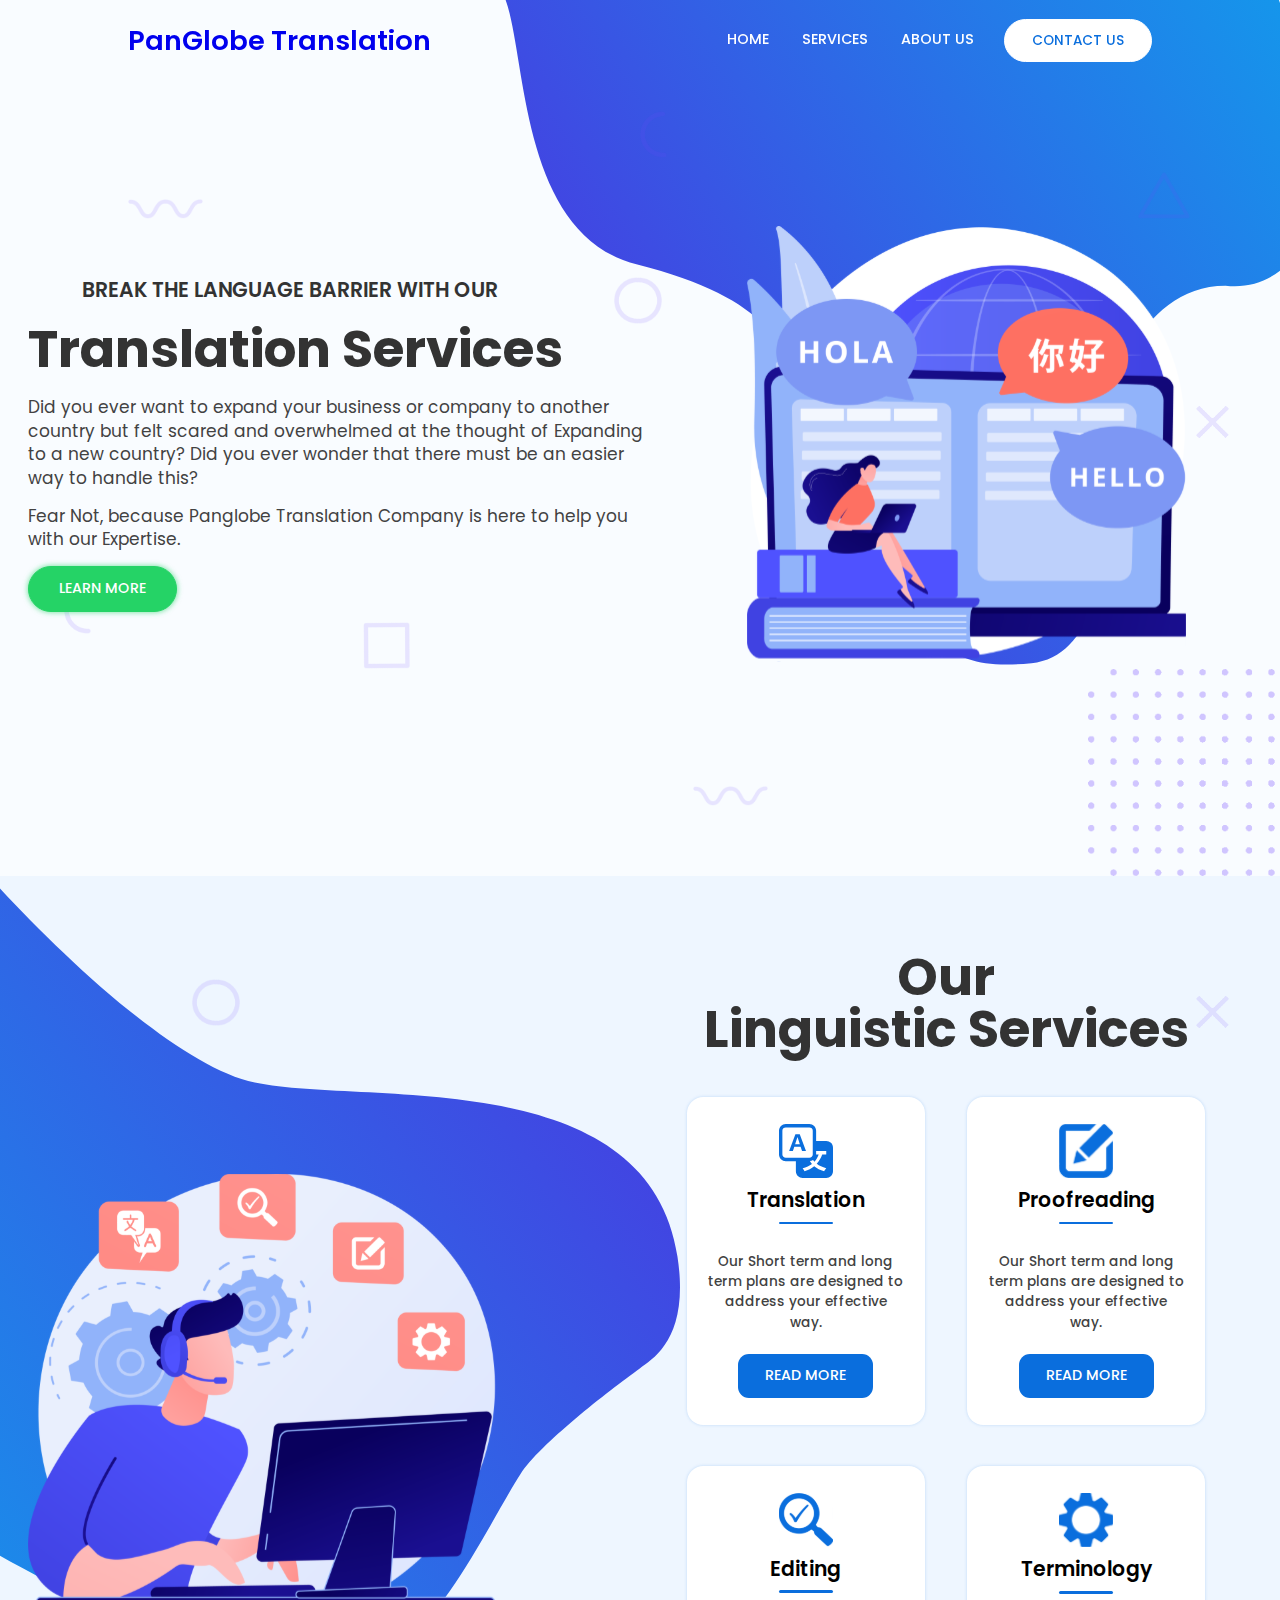
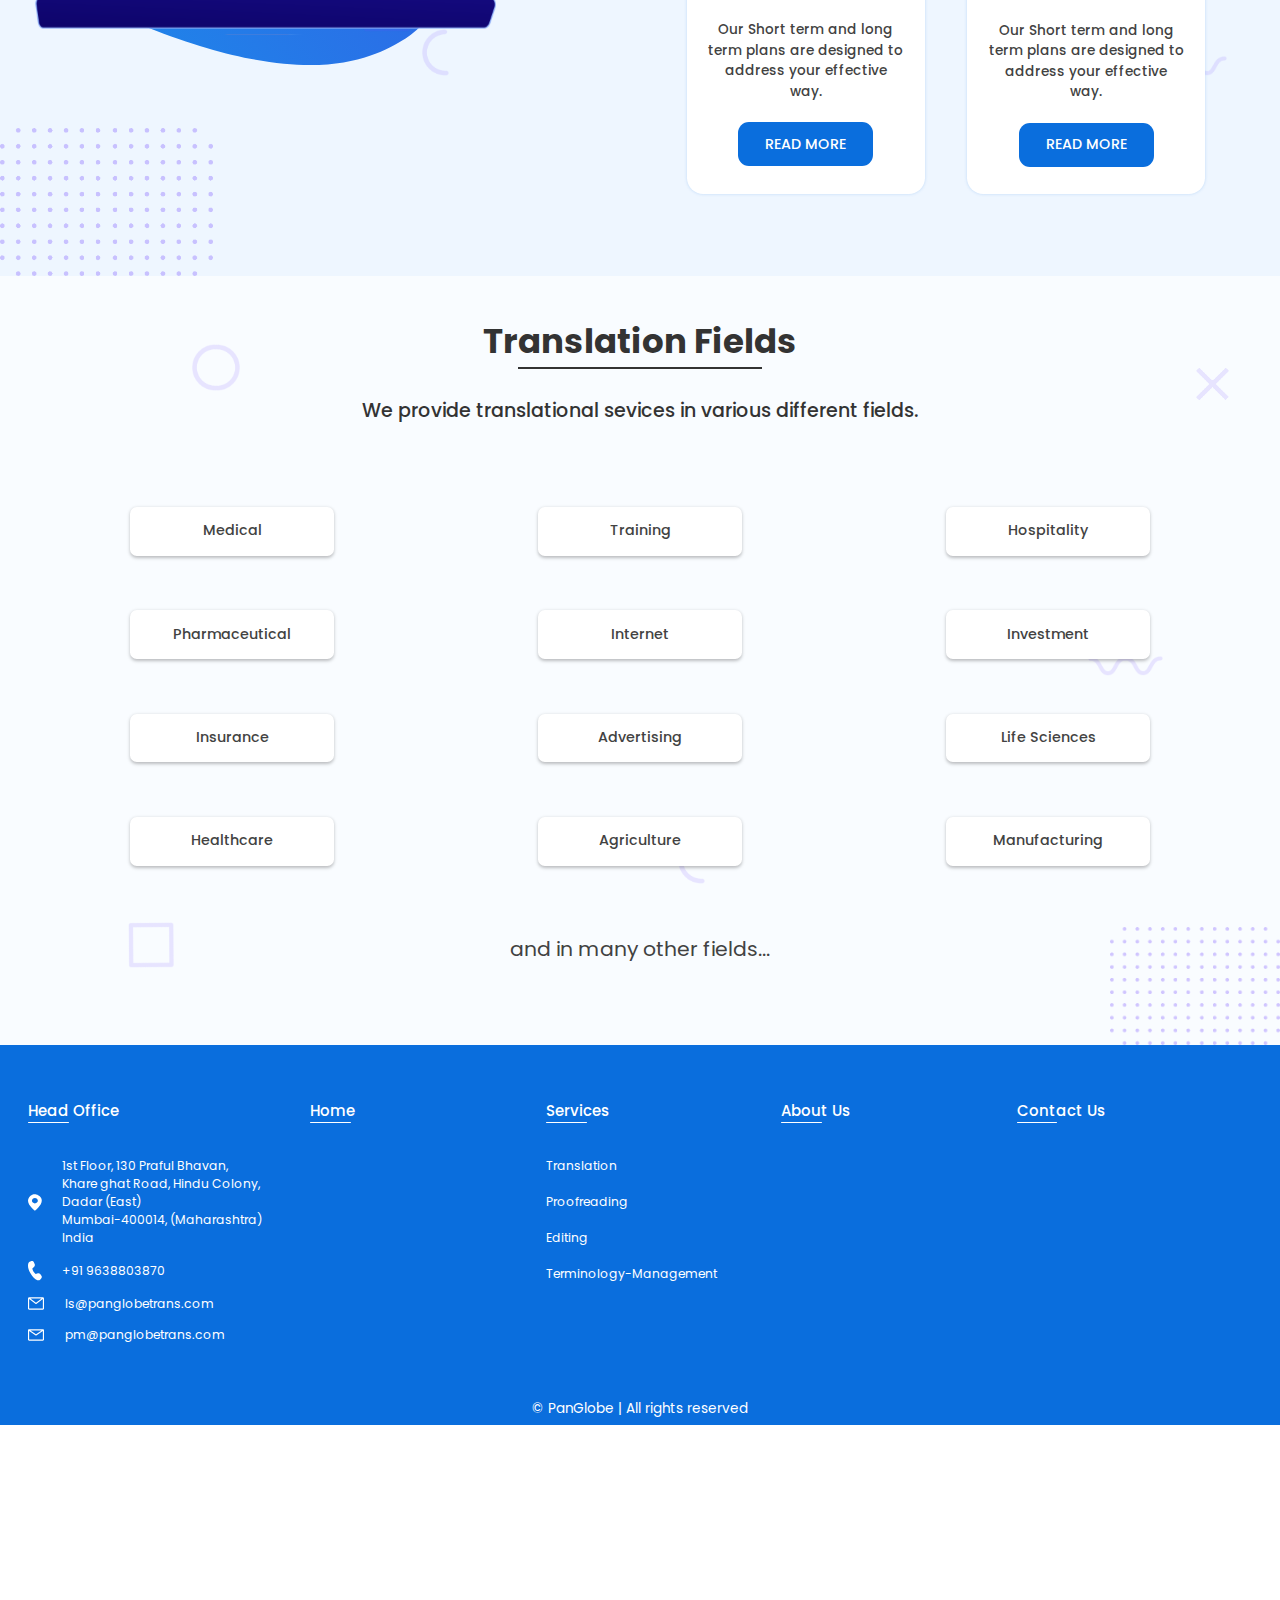
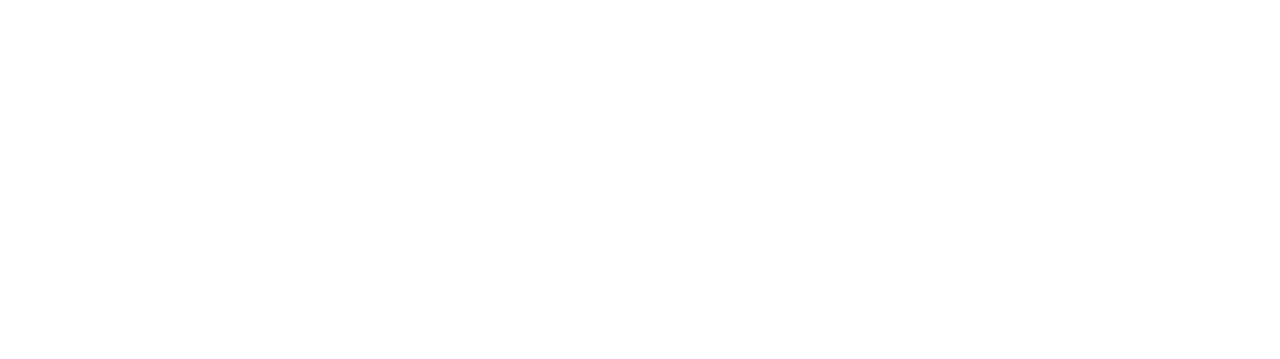
<file: index.html>
<!DOCTYPE html>
<html lang="en">

<head>
    <meta charset="utf-8" />
    <meta name="viewport" content="width=device-width, initial-scale=1.0" />
    <title>Home</title>
    <link rel="stylesheet" href="styles.css" />
    <link rel="stylesheet" href="https://cdnjs.cloudflare.com/ajax/libs/font-awesome/4.7.0/css/font-awesome.min.css">
</head>

<body>
    <header>

        <div class="overlay overlay-lg">
            <img src="./img/shapes/square.png" class="shape square" alt="" />
            <img src="./img/shapes/circle.png" class="shape circle" alt="" />
            <img src="./img/shapes/half-circle.png" class="shape half-circle1" alt="" />
            <img src="./img/shapes/half-circle.png" class="shape half-circle2" alt="" />
            <img src="./img/shapes/x.png" class="shape xshape" alt="" />
            <img src="./img/shapes/wave.png" class="shape wave wave1" alt="" />
            <img src="./img/shapes/wave.png" class="shape wave wave2" alt="" />
            <img src="./img/shapes/triangle.png" class="shape triangle" alt="" />
            <img src="./img/shapes/points1.png" class="points points1" alt="" />

        </div>

        <div>
            <img src="./img/home/header-bg1.svg" class="bg-images bg1" alt="">
            <!-- <img src="/img/home/header-bg2.svg" class="bg-images bg2" alt=""> -->
        </div>

        <nav>
            <!-- <div class="container"> -->
            <a href="index.html" class="logo">PanGlobe Translation</a>

            <div class="links" id="links">
                <ul class="links">
                    <li><a href="index.html">Home</a></li>
                    <li><a href="services.html">Services</a></li>
                    <li><a href="aboutus.html">About Us</a></li>
                    <li><a href="contactUs.html" class="active">Contact Us</a></li>
                </ul>
            </div>
            <a href="javascript:void(0);" class="h-icon" onclick="myFunction()">
                <i class="fa fa-bars"></i>
            </a>
            <!-- </div> -->
        </nav>

        <div class="header-content">
            <div class="container grid-2">
                <div class="column-1">

                    <h2 class="header-sub-title">BREAK THE LANGUAGE BARRIER WITH OUR</h2>

                    <h1 class="title header-title">Translation Services</h1>

                    <p class="text para1">
                        Did you ever want to expand your business or company to another country but felt scared and
                        overwhelmed at the thought of Expanding to a new country? Did you ever wonder that there must be
                        an easier way to handle this?</p>

                    <p class="text para2">
                        Fear Not, because Panglobe Translation Company is here to help you with our Expertise.</p>

                    <a href="aboutus.html" class="btn">Learn More</a>

                </div>

                <div class="column-2">
                    <img src="./img/home/header-main.svg" class="header-image" alt="">
                </div>
            </div>
        </div>


    </header>


    <section class="services">
        <img src="./img/home/services-bg1.svg" class="services-bg services-bg1" alt="">
        <!-- <img src="/img/home/services-bg2.svg" class="services-bg services-bg2" alt=""> -->

        <div class="overlay overlay-lg">
            <img src="./img/shapes/square.png" class="shape square" alt="" />
            <img src="./img/shapes/circle.png" class="shape circle" alt="" />
            <img src="./img/shapes/half-circle.png" class="shape half-circle1" alt="" />
            <img src="./img/shapes/x.png" class="shape xshape" alt="" />
            <img src="./img/shapes/wave.png" class="shape wave wave1" alt="" />

            <img src="./img/shapes/points1.png" class="points points1" alt="" />

        </div>

        <div class="container grid-2">

            <div class="column1">
                <img src="./img/home/services-main.svg" class="services-image" alt="">
            </div>

            <div class="column2">
                <h1 class="title services-title">Our<br>Linguistic Services</h1>

                <div class="services-table">
                    <div class="row upper-row">
                        <div class="services-box translation">
                            <img src="./img/home/translation.svg" class="services-icon" alt="">
                            <h2 class="services-table-title translation-title">Translation</h2>
                            <div class="title-underline"></div>
                            <p class="description translation-content">Our Short term and long term
                                plans are designed to address your effective way.</p>
                            <a href="./services.html#translation" class="services-btn">Read More</a>
                        </div>
                        <div class="services-box proofreading">
                            <img src="./img/home/proofreading.svg" class="services-icon" alt="">
                            <h2 class="services-table-title proofreading-title">Proofreading</h2>
                            <div class="title-underline"></div>
                            <p class="description proofreading-content">Our Short term and long term
                                plans are designed to address your effective way.</p>
                            <a href="./services.html#proofreading" class="services-btn">Read More</a>
                        </div>

                    </div>
                    <div class="row lower-row">
                        <div class="services-box editing">
                            <img src="./img/home/editing.svg" class="services-icon" alt="">
                            <h2 class="services-table-title editing-title">Editing</h2>
                            <div class="title-underline"></div>
                            <p class="description editing-content">Our Short term and long term
                                plans are designed to address your effective way.</p>
                            <a href="./services.html#editing" class="services-btn">Read More</a>
                        </div>
                        <div class="services-box terminology">
                            <img src="./img/home/terminology.svg" class="services-icon" alt="">
                            <h2 class="services-table-title terminology-title">Terminology</h2>
                            <div class="title-underline"></div>
                            <p class="description terminology-content">Our Short term and long term
                                plans are designed to address your effective way.</p>
                            <a href="./services.html#terminology" class="services-btn">Read More</a>
                        </div>
                    </div>
                </div>
            </div>

        </div>
    </section>




    <section class="tf">

        <div class="overlay overlay-lg">
            <img src="./img/shapes/square.png" class="shape square" alt="" />

            <img src="./img/shapes/circle.png" class="shape circle" alt="" />

            <img src="./img/shapes/half-circle.png" class="shape half-circle1" alt="" />


            <img src="./img/shapes/x.png" class="shape xshape" alt="" />

            <img src="./img/shapes/wave.png" class="shape wave wave1" alt="" />


            <img src="./img/shapes/points1.png" class="points points1" alt="" />

        </div>


        <div class="container translationalFields">


            <h1 class="translationalFields-heading">
                Translation Fields
                <div class="underline"></div>
                <p>We provide translational sevices in various different fields.</p>
            </h1>

            <div class="table">
                <div class="translational-fields">
                    <p>Medical</p>
                    <p>Training</p>
                    <p>Hospitality</p>
                    <p>Pharmaceutical</p>
                    <p>Internet</p>
                    <p>Investment</p>
                    <p>Insurance</p>
                    <p>Advertising</p>
                    <p>Life Sciences</p>
                    <p>Healthcare</p>
                    <p>Agriculture</p>
                    <p>Manufacturing</p>
                </div>

                <h6>and in many other fields...</h6>
            </div>
        </div>
    </section>




    <section class="footer">
        <div class="container">
            <div class="grid-6">

                <div class="grid one">
                    <h1 class="footer-heading">Head Office</h1>

                    <div class="footer-heading-underline"></div>


                    <div class="headoffice footer-location">
                        <img class="footer_location_img" src="./img/footer/location_footer.svg" alt="">
                        <a href="https://goo.gl/maps/yK2aBjkj67TLDCqK6" target="_blank">1st Floor, 130 Praful Bhavan,
                            <br>
                            Khare ghat Road, Hindu Colony, <br>
                            Dadar (East) <br>
                            Mumbai-400014, (Maharashtra) India
                        </a>
                    </div>


                    <div class="headoffice footer-call">
                        <img class="footer_call_img" src="./img/footer/call_footer.svg" alt="">
                        <p>+91 9638803870</p>
                    </div>


                    <div class="headoffice footer-mail">
                        <img class="footer_mail_img" src="./img/footer/mail_footer.svg" alt="">
                        <a href="mailto:ls@panglobetrans.com">ls@panglobetrans.com</a>
                    </div>
                    <div class="headoffice footer-mail">
                        <img class="footer_mail_img" src="./img/footer/mail_footer.svg" alt="">
                        <a href="mailto:pm@panglobetrans.com">pm@panglobetrans.com</a>
                    </div>

                </div>


                <div class="grid two">
                    <h1 class="footer-heading">Home</h1>
                    <div class="footer-heading-underline"></div>
                </div>


                <div class="grid three">
                    <h1 class="footer-heading">Services</h1>
                    <div class="footer-heading-underline"></div>

                    <div class="footer-services-names">
                        <a href="./services.html#translation">Translation</a>
                        <a href="./services.html#proofreading">Proofreading</a>
                        <a href="./services.html#editing">Editing</a>
                        <a href="./services.html#terminology">Terminology-Management</a>
                    </div>
                </div>


                <div class="grid four">
                    <h1 class="footer-heading">About Us</h1>
                    <div class="footer-heading-underline"></div>
                </div>


                <div class="grid five">
                    <h1 class="footer-heading">Contact Us</h1>
                    <div class="footer-heading-underline"></div>
                </div>
            </div>

            <div class="trademark">© <span>PanGlobe</span> | All rights reserved</div>

        </div>
    </section>


    <script src="index.js"></script>
</body>

</html>
</file>
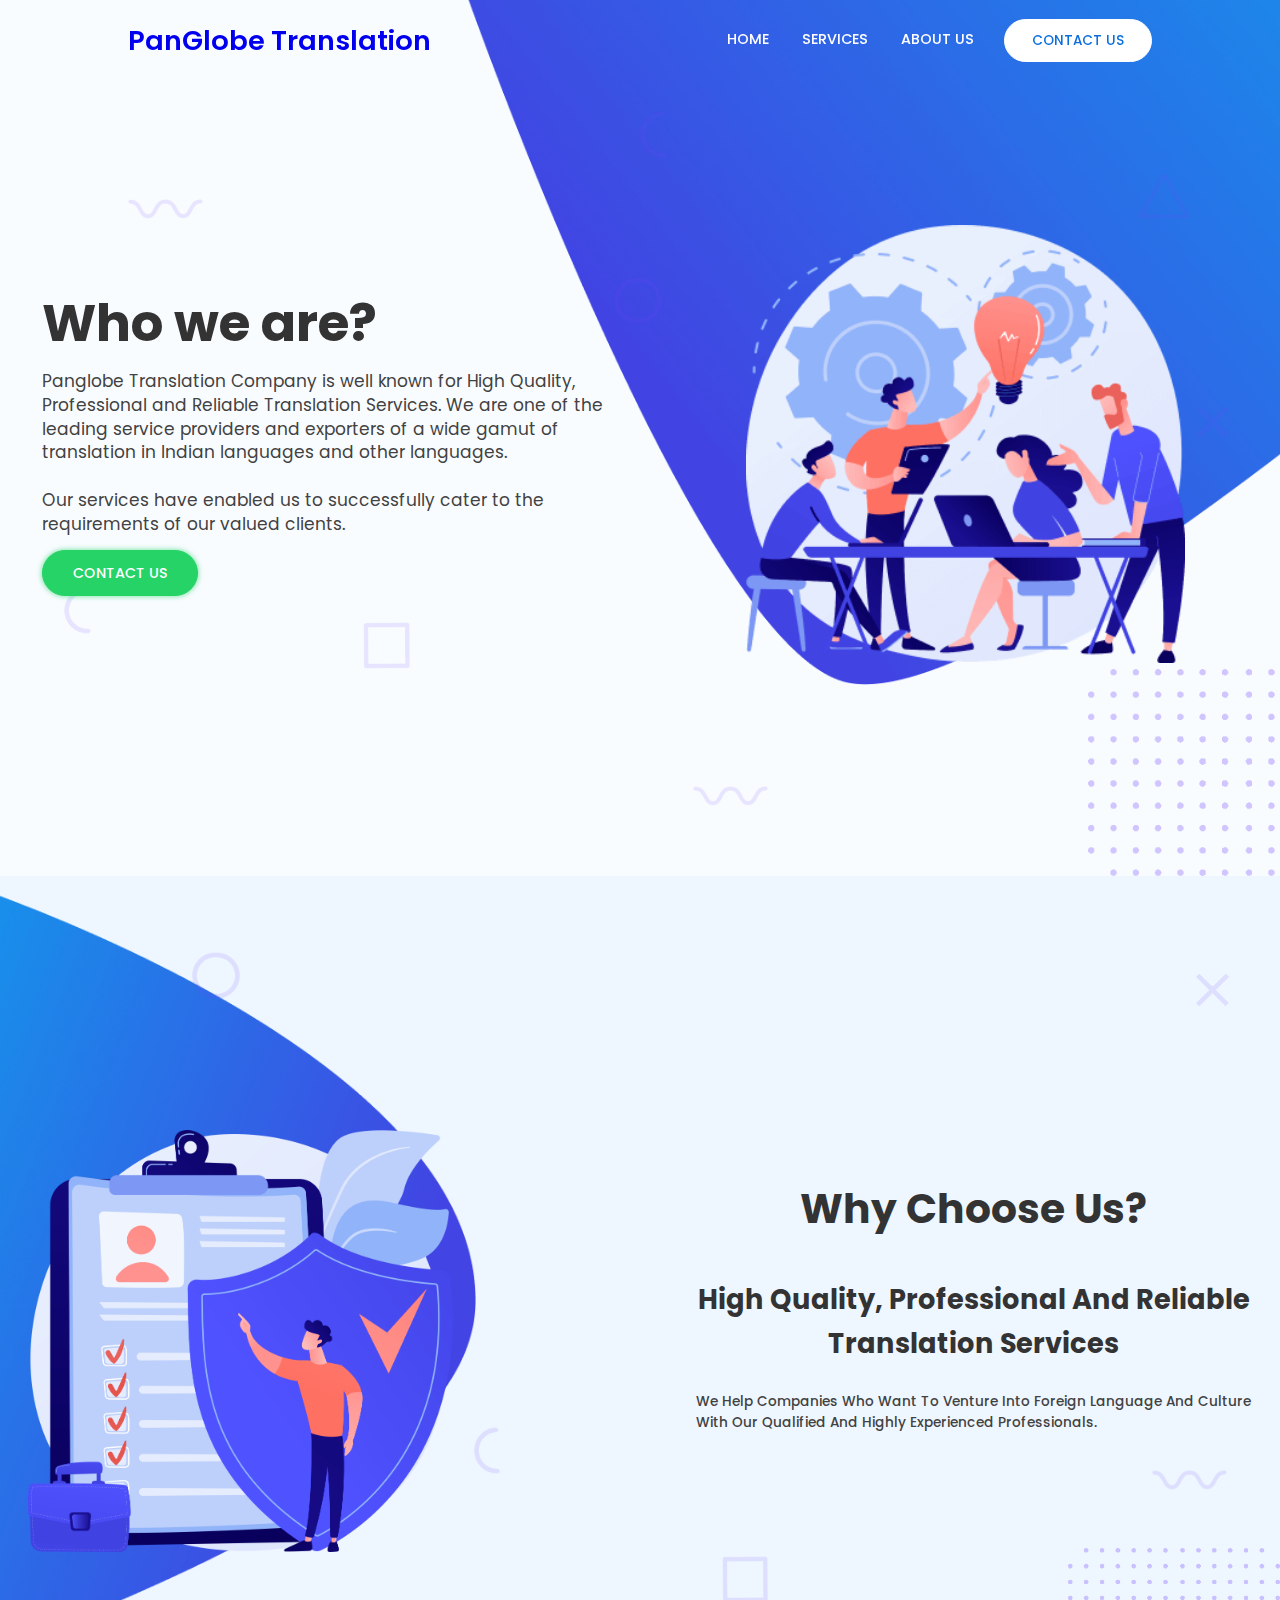
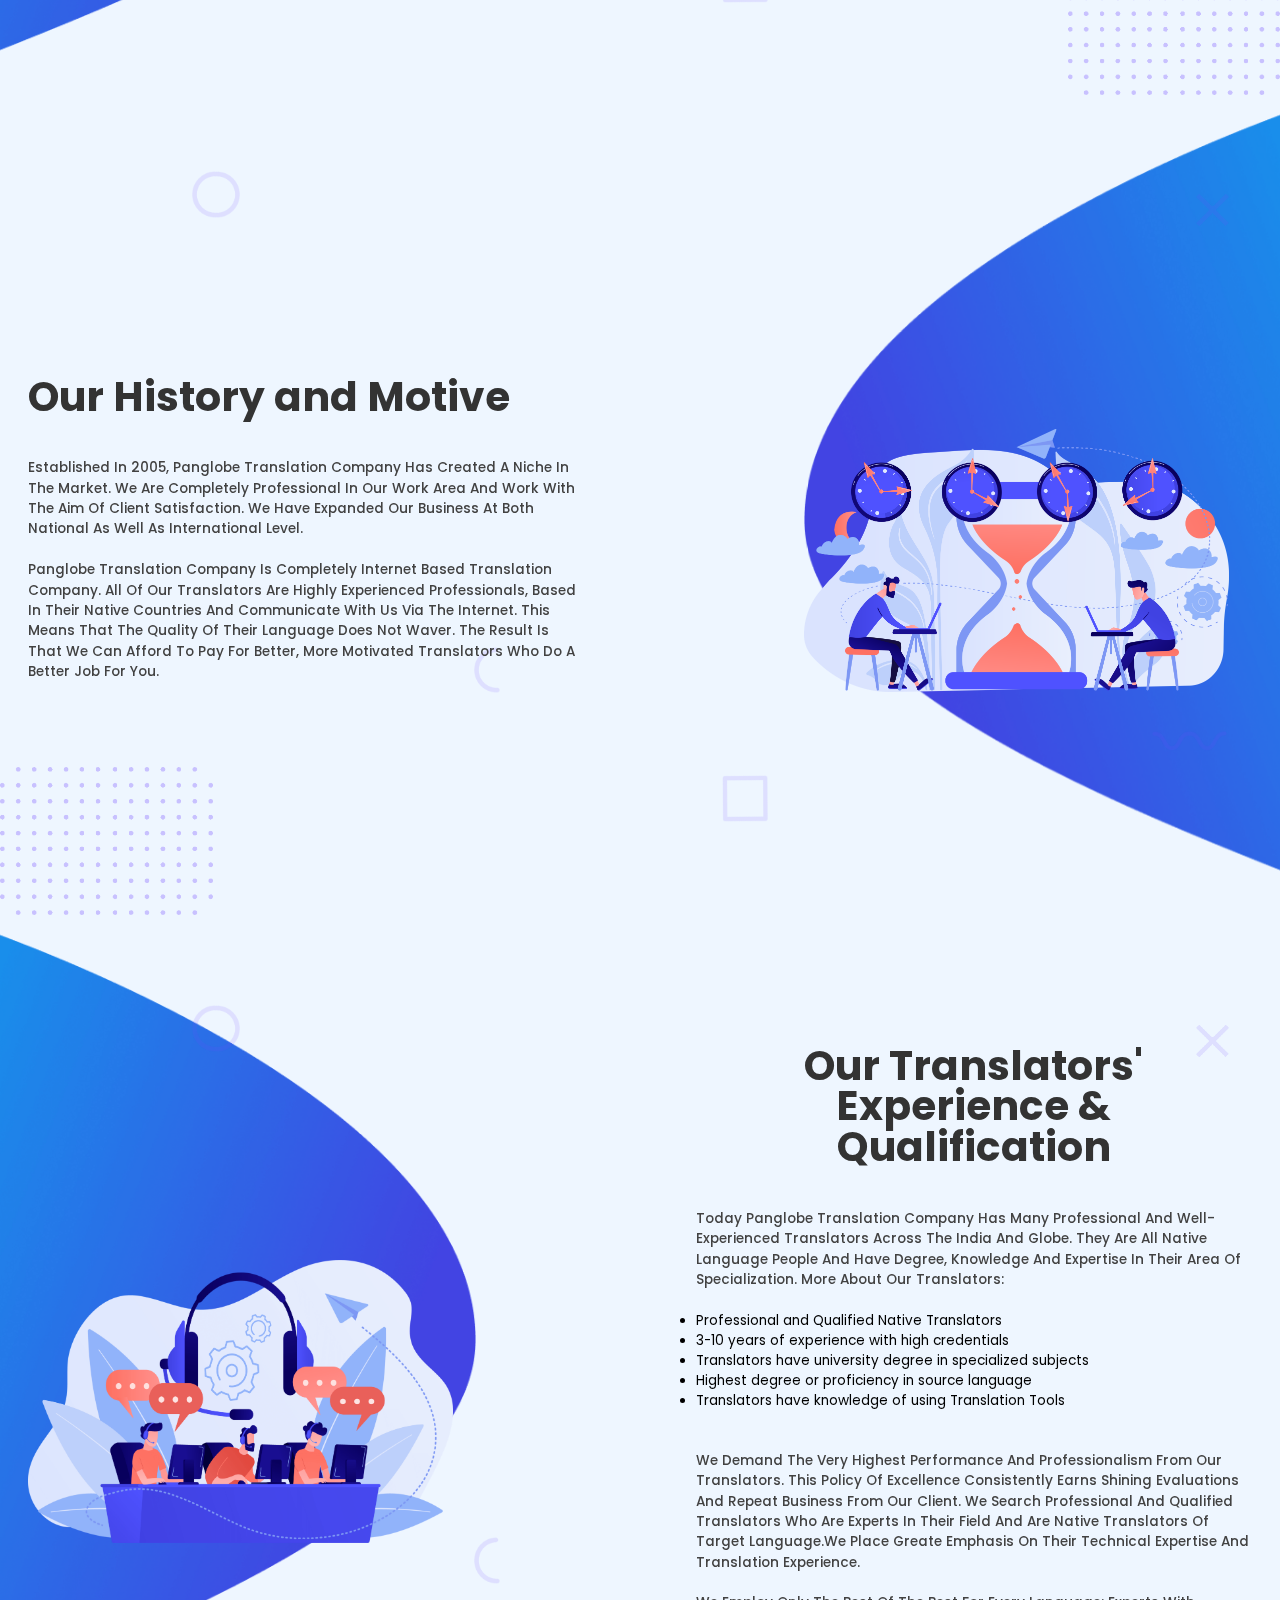
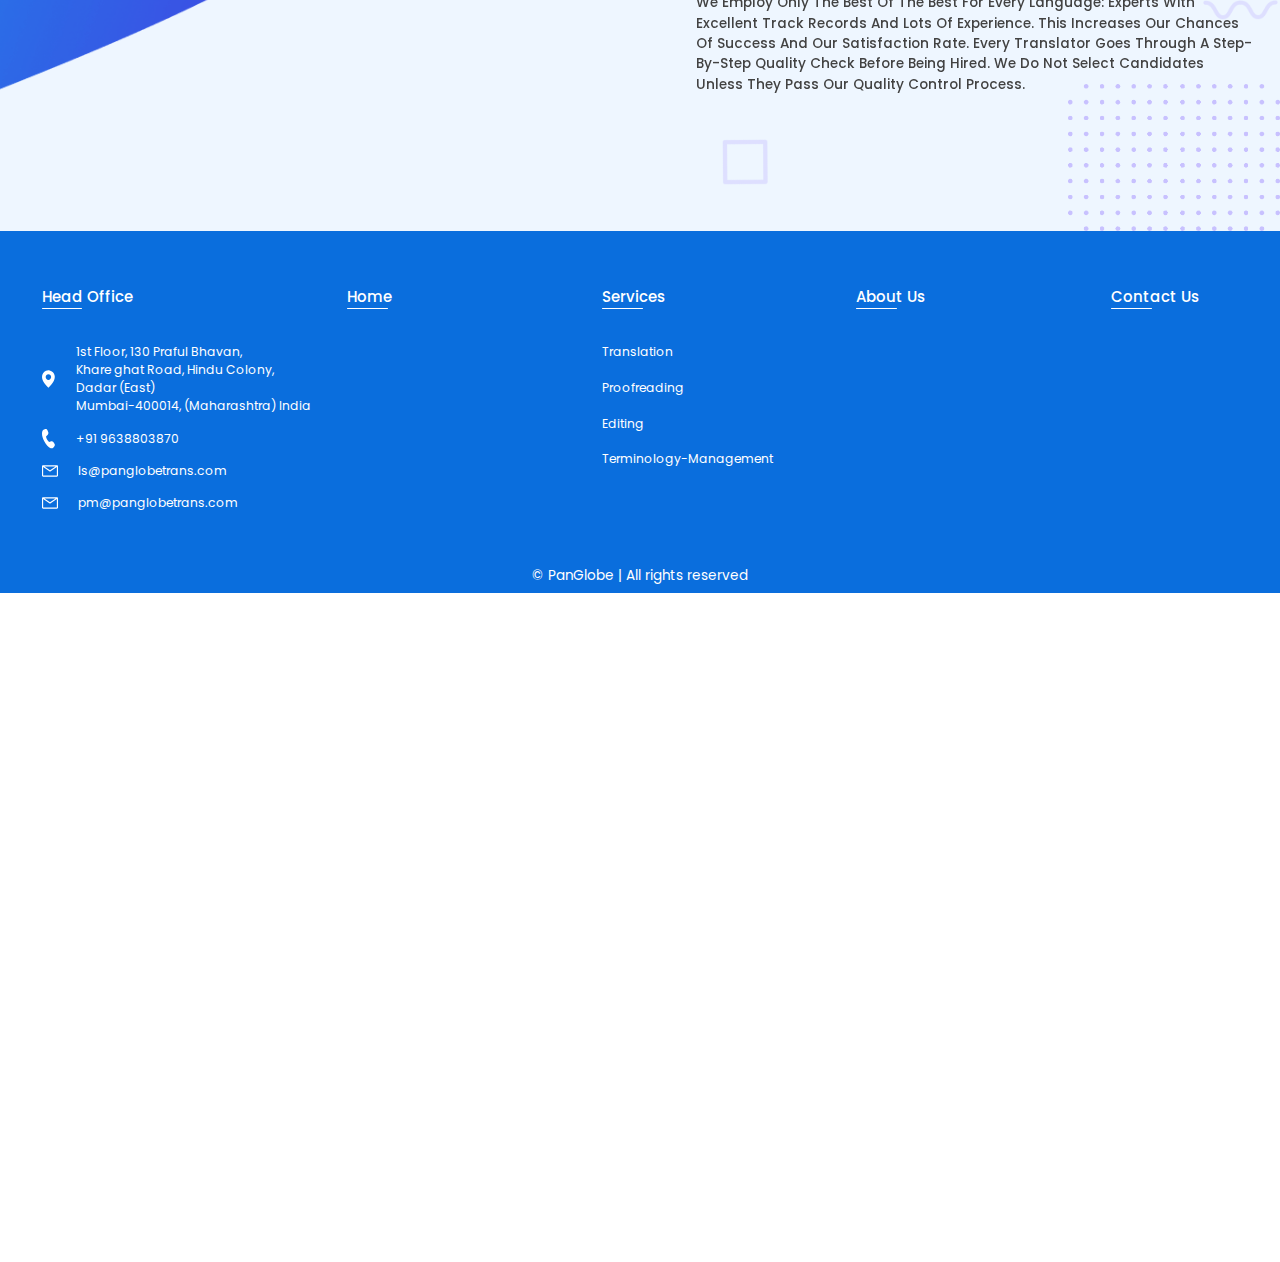
<file: aboutus.html>
<!DOCTYPE html>
<html lang="en">

<head>
    <meta charset="utf-8" />
    <meta name="viewport" content="width=device-width, initial-scale=1.0" />
    <title>About Us</title>
    <link rel="stylesheet" href="aboutus-styles.css" />
    <link rel="stylesheet" href="https://cdnjs.cloudflare.com/ajax/libs/font-awesome/4.7.0/css/font-awesome.min.css">
</head>

<body>
    <header>

        <div class="overlay overlay-lg">
            <img src="./img/shapes/square.png" class="shape square" alt="" />
            <img src="./img/shapes/circle.png" class="shape circle" alt="" />
            <img src="./img/shapes/half-circle.png" class="shape half-circle1" alt="" />
            <img src="./img/shapes/half-circle.png" class="shape half-circle2" alt="" />
            <img src="./img/shapes/x.png" class="shape xshape" alt="" />
            <img src="./img/shapes/wave.png" class="shape wave wave1" alt="" />
            <img src="./img/shapes/wave.png" class="shape wave wave2" alt="" />
            <img src="./img/shapes/triangle.png" class="shape triangle" alt="" />
            <img src="./img/shapes/points1.png" class="points points1" alt="" />

        </div>

        <div>
            <img src="./img/services/aboutUs.png" alt="" class="bg-images bg1">
            <!-- <img src="/img/header-bg2.svg" class="bg-images bg2" alt=""> -->
        </div>

        <nav>
            <!-- <div class="container"> -->

            <a href="index.html" class="logo">PanGlobe Translation</a>

            <div class="links" id="links">
                <ul class="links">
                    <li><a href="index.html">Home</a></li>
                    <li><a href="services.html">Services</a></li>
                    <li><a href="aboutus.html">About Us</a></li>
                    <li><a href="contactUs.html" class="active">Contact Us</a></li>
                </ul>
            </div>
            <a href="javascript:void(0);" class="h-icon" onclick="myFunction()">
                <i class="fa fa-bars"></i>
            </a>
            <!-- </div> -->
        </nav>


        <div class="header-content">
            <div class="container grid-2">
                <div class="column-1">

                    <!-- <h2 class="header-sub-title">BREAK THE LANGUAGE BARRIER WITH OUR</h2> -->
                    <h1 class="title header-title">Who we are?</h1>

                    <p class="text para1">
                        Panglobe Translation Company is well known for High Quality, Professional and Reliable
                        Translation Services. We are one of the leading service providers and exporters of a wide gamut
                        of translation in Indian languages and other languages.
                        <br><br> Our services have enabled us to successfully cater to the requirements of our valued
                        clients.
                    </p>

                    <a href="contactUs.html" class="btn">Contact Us</a>

                </div>

                <div class="column-2">
                    <img src="./img/services/services_header main.png" class="header-image" alt="">
                </div>
            </div>
        </div>
    </header>


    <section class="services-translation">
        <img src="./img/services/services bgs.png" class="services-bg services-bg1" alt="">
        <!-- <img src="/img/home/services-bg2.svg" class="services-bg services-bg2" alt=""> -->

        <div class="overlay overlay-lg">
            <img src="./img/shapes/square.png" class="shape square" alt="" />
            <img src="./img/shapes/circle.png" class="shape circle" alt="" />
            <img src="./img/shapes/half-circle.png" class="shape half-circle1" alt="" />
            <img src="./img/shapes/x.png" class="shape xshape" alt="" />
            <img src="./img/shapes/wave.png" class="shape wave wave1" alt="" />

            <img src="./img/shapes/points1.png" class="points points1" alt="" />

        </div>

        <div class="container grid-2" id="whychoose">

            <div class="column1">
                <img src="./img/services/aboutUs-whychoose.png" class="services-image" alt="" id="whychooseus">
            </div>

            <div class="column2">
                <h1 class="short-title services-short-title">Why Choose Us?</h1>
                <br>
                <h1 class="short-title-h2 services-short-title" id="high">High Quality, Professional And Reliable
                    Translation Services</h1>
                <p class="description">
                    We Help Companies Who Want To Venture Into Foreign Language And Culture With Our Qualified And
                    Highly Experienced Professionals.
                </p>
            </div>
        </div>
    </section>


    <section class="services-editing">
        <img src="./img/services/services bgs.png" class="services-bg services-bg-right" alt="" id="weird">
        <!-- <img src="/img/home/services-bg2.svg" class="services-bg services-bg2" alt=""> -->

        <div class="overlay overlay-lg">
            <img src="./img/shapes/square.png" class="shape square" alt="" />
            <img src="./img/shapes/circle.png" class="shape circle" alt="" />
            <img src="./img/shapes/half-circle.png" class="shape half-circle1" alt="" />
            <img src="./img/shapes/x.png" class="shape xshape" alt="" />
            <img src="./img/shapes/wave.png" class="shape wave wave1" alt="" />

            <img src="./img/shapes/points1.png" class="points points1" alt="" />

        </div>

        <div class="container grid-2" id="history">


            <div class="column1">
                <h1 class="short-title services-short-title">Our History and Motive</h1>

                <p class="description description-editing">
                    Established In 2005, Panglobe Translation Company Has Created A Niche In The Market. We Are
                    Completely Professional In Our Work Area And Work With The Aim Of Client Satisfaction. We Have
                    Expanded Our Business At Both National As Well As International Level. <br><br>
                    Panglobe Translation Company Is Completely Internet Based Translation Company. All Of Our
                    Translators Are Highly Experienced Professionals, Based In Their Native Countries And Communicate
                    With Us Via The Internet. This Means That The Quality Of Their Language Does Not Waver. The Result
                    Is That We Can Afford To Pay For Better, More Motivated Translators Who Do A Better Job For You.
                </p>
            </div>

            <div class="column2">
                <img src="./img/services/aboutUs-history.png" class="services-image" alt="" id="aboutus-history">
            </div>


        </div>
    </section>



    <section class="services-proofreading">
        <img src="./img/services/services bgs.png" class="services-bg services-bg1" alt="">
        <!-- <img src="/img/home/services-bg2.svg" class="services-bg services-bg2" alt=""> -->

        <div class="overlay overlay-lg">
            <img src="./img/shapes/square.png" class="shape square" alt="" />
            <img src="./img/shapes/circle.png" class="shape circle" alt="" />
            <img src="./img/shapes/half-circle.png" class="shape half-circle1" alt="" />
            <img src="./img/shapes/x.png" class="shape xshape" alt="" />
            <img src="./img/shapes/wave.png" class="shape wave wave1" alt="" />

            <img src="./img/shapes/points1.png" class="points points1" alt="" />

        </div>

        <div class="container grid-2" id="translators">

            <div class="column1">
                <img src="./img/services/Asset3.png" class="services-image" alt="" id="asset3">
            </div>

            <div class="column2">
                <h1 class="short-title services-short-title">Our Translators' Experience & Qualification</h1>

                <p class="description">
                    Today Panglobe Translation Company Has Many Professional And Well-Experienced Translators Across The
                    India And Globe. They Are All Native Language People And Have Degree, Knowledge And Expertise In
                    Their Area Of Specialization. More About Our Translators: <br><br>
                <ul>
                    <li>Professional and Qualified Native Translators</li>
                    <li>3-10 years of experience with high credentials</li>
                    <li>Translators have university degree in specialized subjects</li>
                    <li>Highest degree or proficiency in source language</li>
                    <li>Translators have knowledge of using Translation Tools</li>
                </ul>
                <br><br>
                <p>We Demand The Very Highest Performance And Professionalism From Our Translators.
                    This Policy Of Excellence Consistently Earns Shining Evaluations And Repeat
                    Business From Our Client. We Search Professional And Qualified Translators
                    Who Are Experts In Their Field And Are Native Translators Of Target Language.We
                    Place Greate Emphasis On Their Technical Expertise And Translation Experience.</p>
                <br>
                <p>We Employ Only The Best Of The Best For Every Language: Experts With Excellent
                    Track Records And Lots Of Experience. This Increases Our Chances Of Success And Our
                    Satisfaction Rate. Every Translator Goes Through A Step-By-Step Quality Check Before
                    Being Hired. We Do Not Select Candidates Unless They Pass Our Quality Control Process.</p>
                </p>
            </div>
        </div>
    </section>



    <section class="footer">
        <div class="container">
            <div class="grid-6">

                <div class="grid one">
                    <h1 class="footer-heading">Head Office</h1>

                    <div class="footer-heading-underline"></div>


                    <div class="headoffice footer-location">
                        <img class="footer_location_img" src="./img/footer/location_footer.svg" alt="">
                        <a href="https://goo.gl/maps/yK2aBjkj67TLDCqK6" target="_blank">1st Floor, 130 Praful Bhavan,
                            <br>
                            Khare ghat Road, Hindu Colony, <br>
                            Dadar (East) <br>
                            Mumbai-400014, (Maharashtra) India
                        </a>
                    </div>


                    <div class="headoffice footer-call">
                        <img class="footer_call_img" src="./img/footer/call_footer.svg" alt="">
                        <p>+91 9638803870</p>
                    </div>


                    <div class="headoffice footer-mail">
                        <img class="footer_mail_img" src="./img/footer/mail_footer.svg" alt="">
                        <a href="mailto:ls@panglobetrans.com">ls@panglobetrans.com</a>
                    </div>
                    <div class="headoffice footer-mail">
                        <img class="footer_mail_img" src="./img/footer/mail_footer.svg" alt="">
                        <a href="mailto:pm@panglobetrans.com">pm@panglobetrans.com</a>
                    </div>

                </div>


                <div class="grid two">
                    <h1 class="footer-heading">Home</h1>
                    <div class="footer-heading-underline"></div>
                </div>


                <div class="grid three">
                    <h1 class="footer-heading">Services</h1>
                    <div class="footer-heading-underline"></div>

                    <div class="footer-services-names">
                        <a href="./services.html#translation">Translation</a>
                        <a href="./services.html#proofreading">Proofreading</a>
                        <a href="./services.html#editing">Editing</a>
                        <a href="./services.html#terminology">Terminology-Management</a>
                    </div>
                </div>


                <div class="grid four">
                    <h1 class="footer-heading">About Us</h1>
                    <div class="footer-heading-underline"></div>
                </div>


                <div class="grid five">
                    <h1 class="footer-heading">Contact Us</h1>
                    <div class="footer-heading-underline"></div>
                </div>
            </div>

            <div class="trademark">© <span>PanGlobe</span> | All rights reserved</div>

        </div>
    </section>



    <script src="index.js"></script>
</body>

</html>
</file>
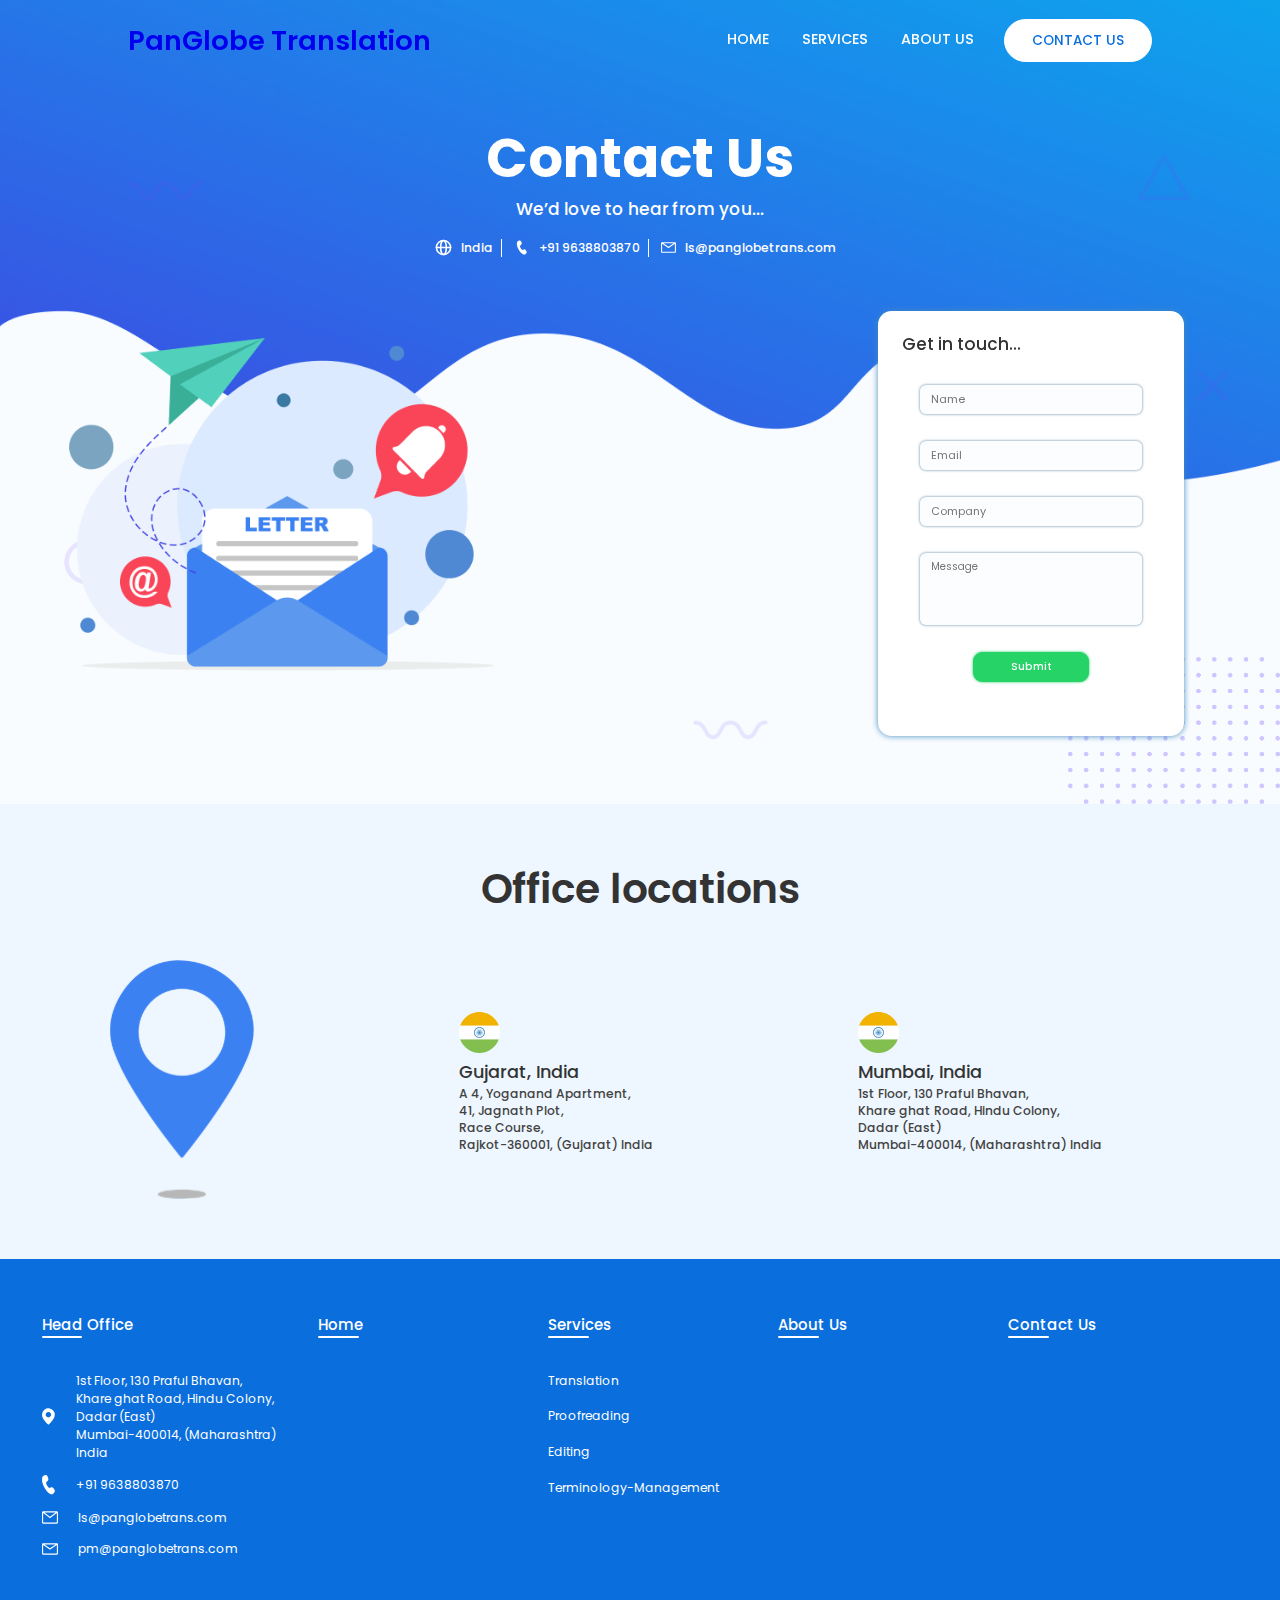
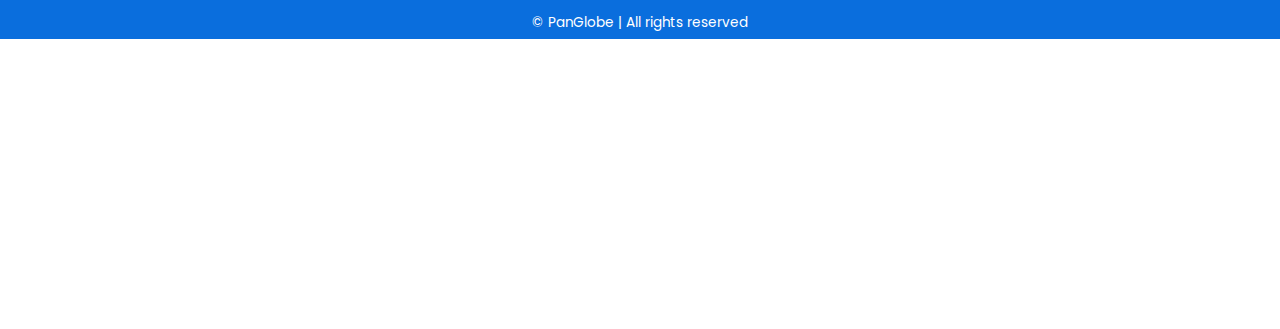
<file: contactUs.html>
<!DOCTYPE html>
<html lang="en">

<head>
    <meta charset="utf-8" />
    <meta name="viewport" content="width=device-width, initial-scale=1.0" />
    <title>Contact Us</title>
    <link rel="stylesheet" href="contactUs-styles.css" />
    <link rel="stylesheet" href="https://cdnjs.cloudflare.com/ajax/libs/font-awesome/4.7.0/css/font-awesome.min.css">
</head>

<body>
    <header>

        <div class="overlay overlay-lg">
            <img src="./img/shapes/square.png" class="shape square" alt="" />


            <img src="./img/shapes/half-circle.png" class="shape half-circle2" alt="" />
            <img src="./img/shapes/x.png" class="shape xshape" alt="" />
            <img src="./img/shapes/wave.png" class="shape wave wave1" alt="" />
            <img src="./img/shapes/wave.png" class="shape wave wave2" alt="" />
            <img src="./img/shapes/triangle.png" class="shape triangle" alt="" />
            <img src="./img/shapes/points1.png" class="points points1" alt="" />

        </div>

        <div>
            <img src="./img/contactus/Vector 5.png" alt="" class="bg-images bg1">
            <!-- <img src="/img/header-bg2.svg" class="bg-images bg2" alt=""> -->
        </div>

        <nav>
            <!-- <div class="container"> -->
            <a href="index.html" class="logo">PanGlobe Translation</a>

            <div class="links" id="links">
                <ul class="links">
                    <li><a href="index.html">Home</a></li>
                    <li><a href="services.html">Services</a></li>
                    <li><a href="aboutus.html">About Us</a></li>
                    <li><a href="contactUs.html" class="active">Contact Us</a></li>
                </ul>
            </div>
            <a href="javascript:void(0);" class="h-icon" onclick="myFunction()">
                <i class="fa fa-bars"></i>
            </a>
            <!-- </div> -->
        </nav>


        <div class="header-content">
            <div class="container">
                <div class="contactUs_heading">
                    <h1 class="contact_title">Contact Us</h1>
                    <h2 class="contact_subtitle">
                        We’d love to hear from you...
                    </h2>
                    <div class="contact_info">
                        <img class="globe" src="./img/contactus/globe_symbol.svg" alt="" />
                        <h3 class="contact_info_sub-heading india">India</h3>


                        <img class="call" src="./img/contactus/call_symbol.svg" alt="" />
                        <h3 class="contact_info_sub-heading contact">+91 9638803870</h3>


                        <img class="mail" src="./img/contactus/mail_symbol.svg" alt="" />
                        <h3 class="contact_info_sub-heading email">ls@panglobetrans.com</h3>
                    </div>
                </div>




                <div class="contactUs_image_form">
                    <div class="contact_image">
                        <img src="./img/contactus/contactus.png" alt="" />
                    </div>

                    <div class="contact_form_section">
                        <div class="form_heading">
                            <p class="form_intro">Get in touch...</p>
                        </div>
                        <form action="https://formsubmit.co/panglobetrans@gmail.com" method="POST">
                            <input type="hidden" name="_next"
                                value="https://darkknight131714.github.io/Panglobe-1/contactUs.html">
                            <!-- <input onclick="window.location.href = 'contactUs.html';" type="submit" value="Submit request" /> -->
                            <input type="hidden" name="_captcha" value="false">
                            <!-- <input type="text" name="name" required placeholder="Name">
                                <input type="email" name="email" required placeholder="Email Address">
                                <input type="text" name="Message" required placeholder="Enter Your Message"> -->
                            <input type="hidden" name="_template" value="table">
                            <!-- <button type="submit">Send</button> -->

                            <div class="form_inputs">
                                <input type="Name" name="name" class="form-input name" placeholder="Name" required />
                                <input type="email" name="email" class="form-input email" placeholder="Email"
                                    required />
                                <input type="text" class="form-input company" placeholder="Company" name="company" />
                                <textarea class="mssg" placeholder="Message" name="Message" required></textarea>
                            </div>
                            <div class="form_button">
                                <button type="submit" class="form_submit_button">
                                    <p>Submit</p>
                                </button>
                            </div>
                        </form>
                    </div>
                </div>
            </div>
        </div>
    </header>

    <section class="contactUs2">
        <div class="container">
            <div class="office_location">
                <h1 class="offices">Office locations</h1>
            </div>
            <div class="locations">
                <div class="locationSymb2">
                    <img src="./img/contactus/location2.svg" alt="" />
                </div>
                <div class="office1">
                    <img class="india-icon" src="./img/contactus/India icon.svg" alt="" />
                    <h2 class="office1_state">Gujarat, India</h2>
                    <p class="office1_address">
                        A 4, Yoganand Apartment,<br />
                        41, Jagnath Plot,<br />
                        Race Course,<br />
                        Rajkot-360001, (Gujarat) India
                    </p>
                </div>
                <div class="office2">
                    <img class="india-icon" src="./img/contactus/India icon.svg" alt="" />
                    <h2 class="office2_state">Mumbai, India</h2>
                    <p class="office2_address">
                        1st Floor, 130 Praful Bhavan, <br />
                        Khare ghat Road, Hindu Colony, <br />
                        Dadar (East) <br />
                        Mumbai-400014, (Maharashtra) India
                    </p>
                </div>
            </div>
        </div>
    </section>


    <section class="footer">
        <div class="container">
            <div class="grid-6">

                <div class="grid one">
                    <h1 class="footer-heading">Head Office</h1>

                    <div class="footer-heading-underline"></div>


                    <div class="headoffice footer-location">
                        <img class="footer_location_img" src="./img/footer/location_footer.svg" alt="">
                        <a href="https://goo.gl/maps/yK2aBjkj67TLDCqK6" target="_blank">1st Floor, 130 Praful Bhavan,
                            <br>
                            Khare ghat Road, Hindu Colony, <br>
                            Dadar (East) <br>
                            Mumbai-400014, (Maharashtra) India
                        </a>
                    </div>


                    <div class="headoffice footer-call">
                        <img class="footer_call_img" src="./img/footer/call_footer.svg" alt="">
                        <p>+91 9638803870</p>
                    </div>


                    <div class="headoffice footer-mail">
                        <img class="footer_mail_img" src="./img/footer/mail_footer.svg" alt="">
                        <a href="mailto:ls@panglobetrans.com">ls@panglobetrans.com</a>
                    </div>
                    <div class="headoffice footer-mail">
                        <img class="footer_mail_img" src="./img/footer/mail_footer.svg" alt="">
                        <a href="mailto:pm@panglobetrans.com">pm@panglobetrans.com</a>
                    </div>

                </div>


                <div class="grid two">
                    <h1 class="footer-heading">Home</h1>
                    <div class="footer-heading-underline"></div>
                </div>


                <div class="grid three">
                    <h1 class="footer-heading">Services</h1>
                    <div class="footer-heading-underline"></div>

                    <div class="footer-services-names">
                        <a href="./services.html#translation">Translation</a>
                        <a href="./services.html#proofreading">Proofreading</a>
                        <a href="./services.html#editing">Editing</a>
                        <a href="./services.html#terminology">Terminology-Management</a>
                    </div>
                </div>


                <div class="grid four">
                    <h1 class="footer-heading">About Us</h1>
                    <div class="footer-heading-underline"></div>
                </div>


                <div class="grid five">
                    <h1 class="footer-heading">Contact Us</h1>
                    <div class="footer-heading-underline"></div>
                </div>
            </div>

            <div class="trademark">© <span>PanGlobe</span> | All rights reserved</div>

        </div>
    </section>




    <script src="index.js"></script>
</body>

</html>
</file>
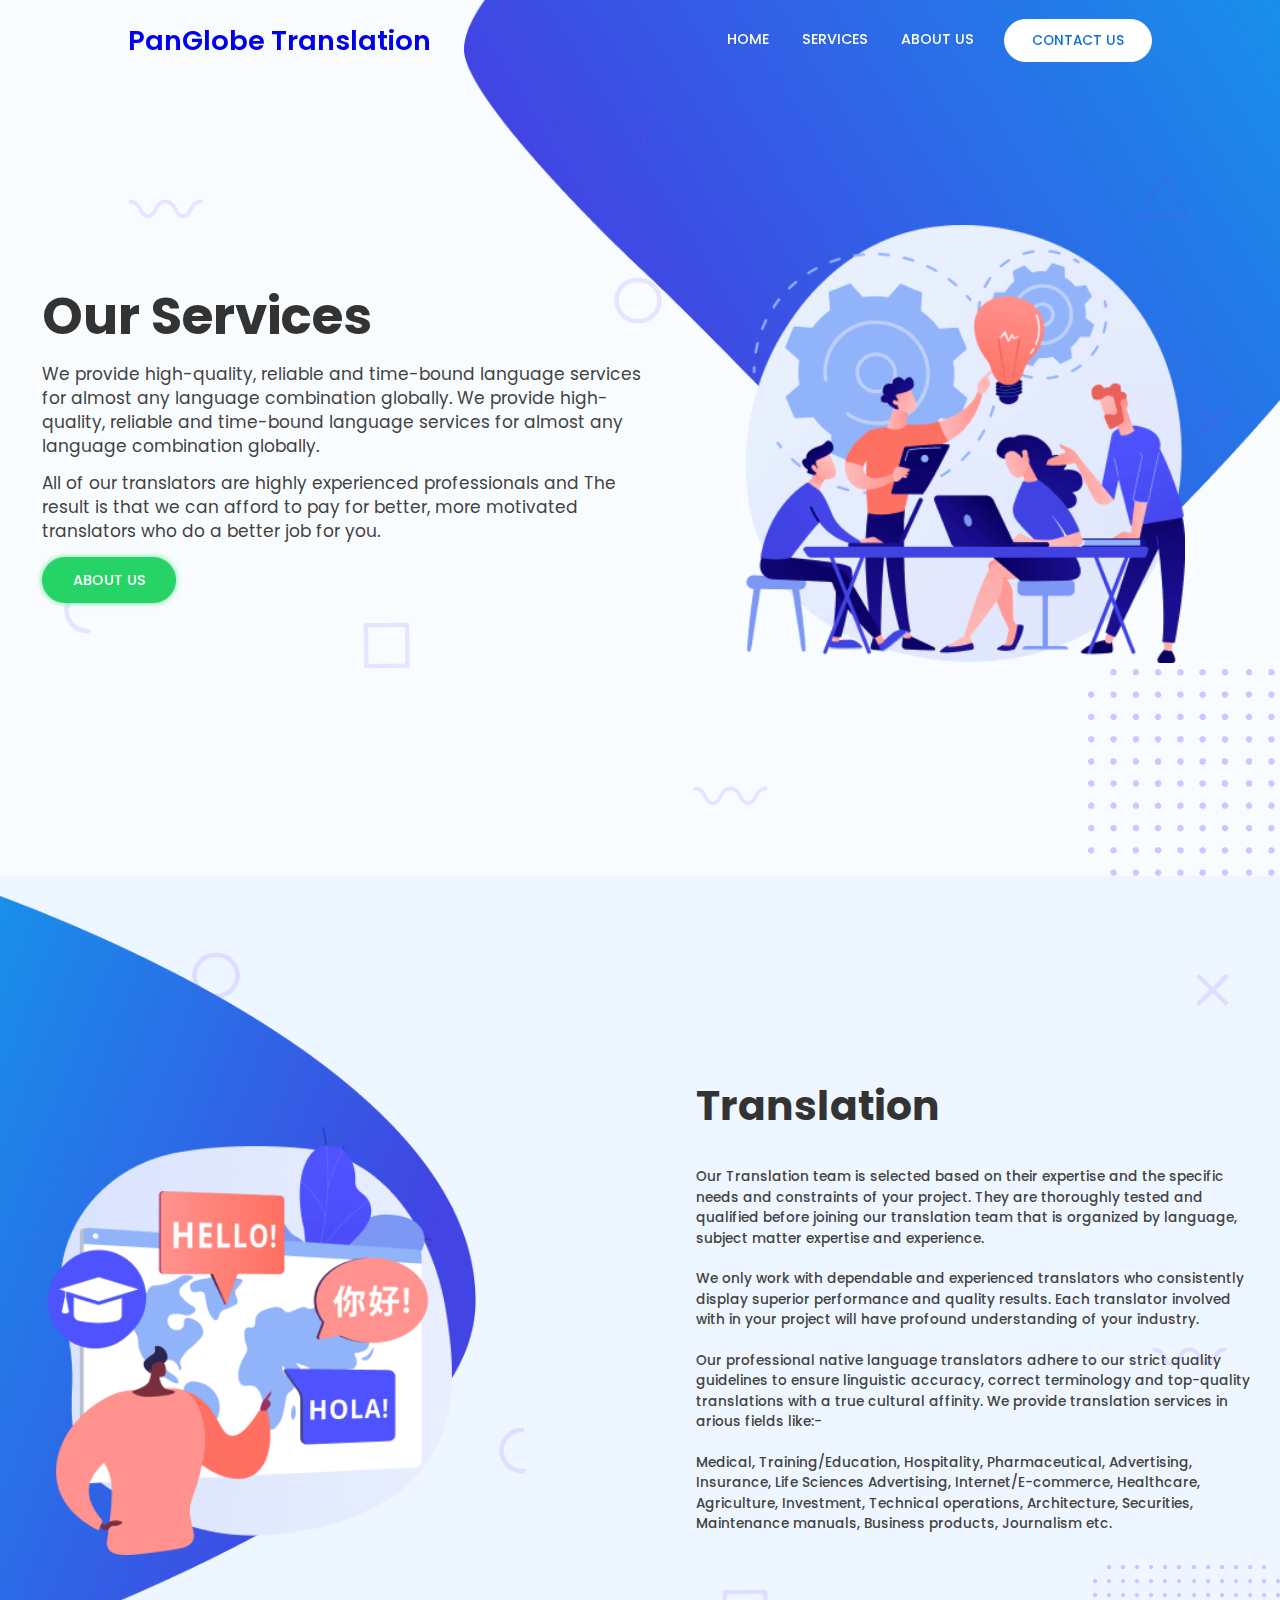
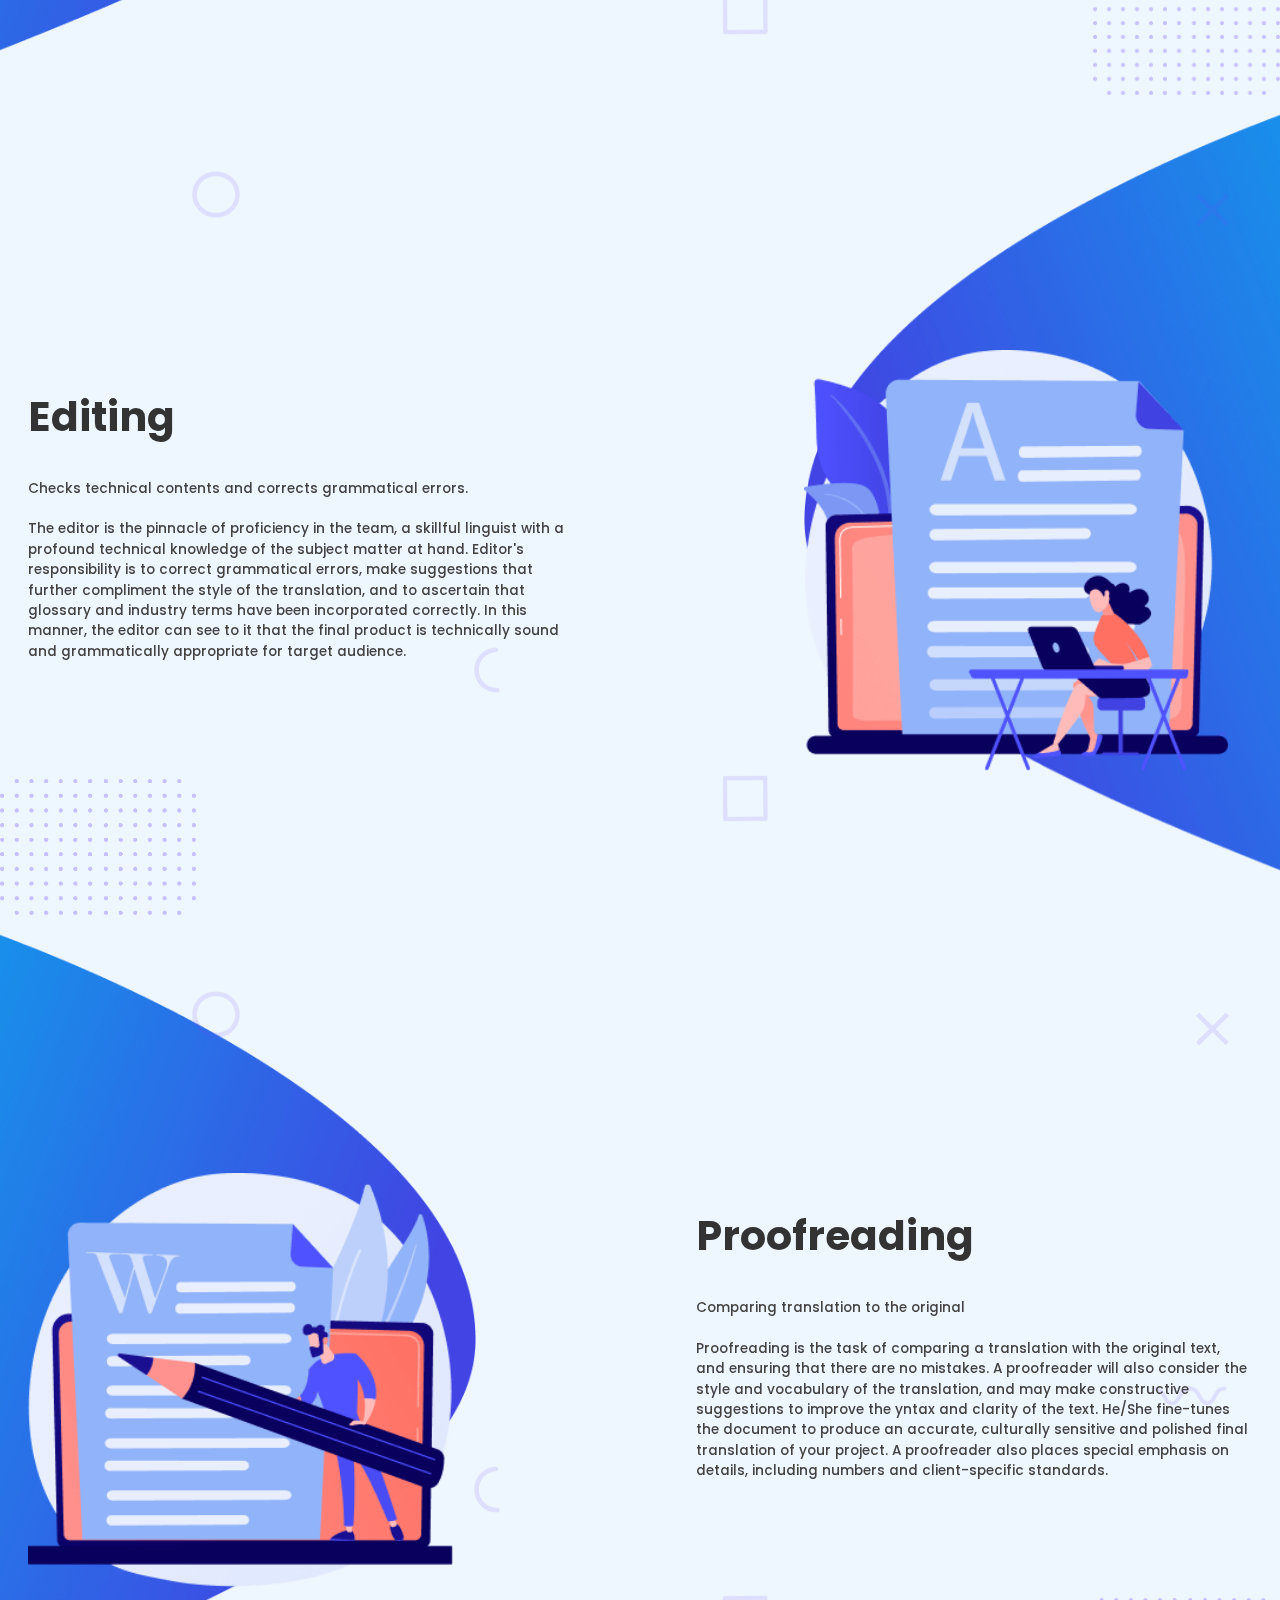
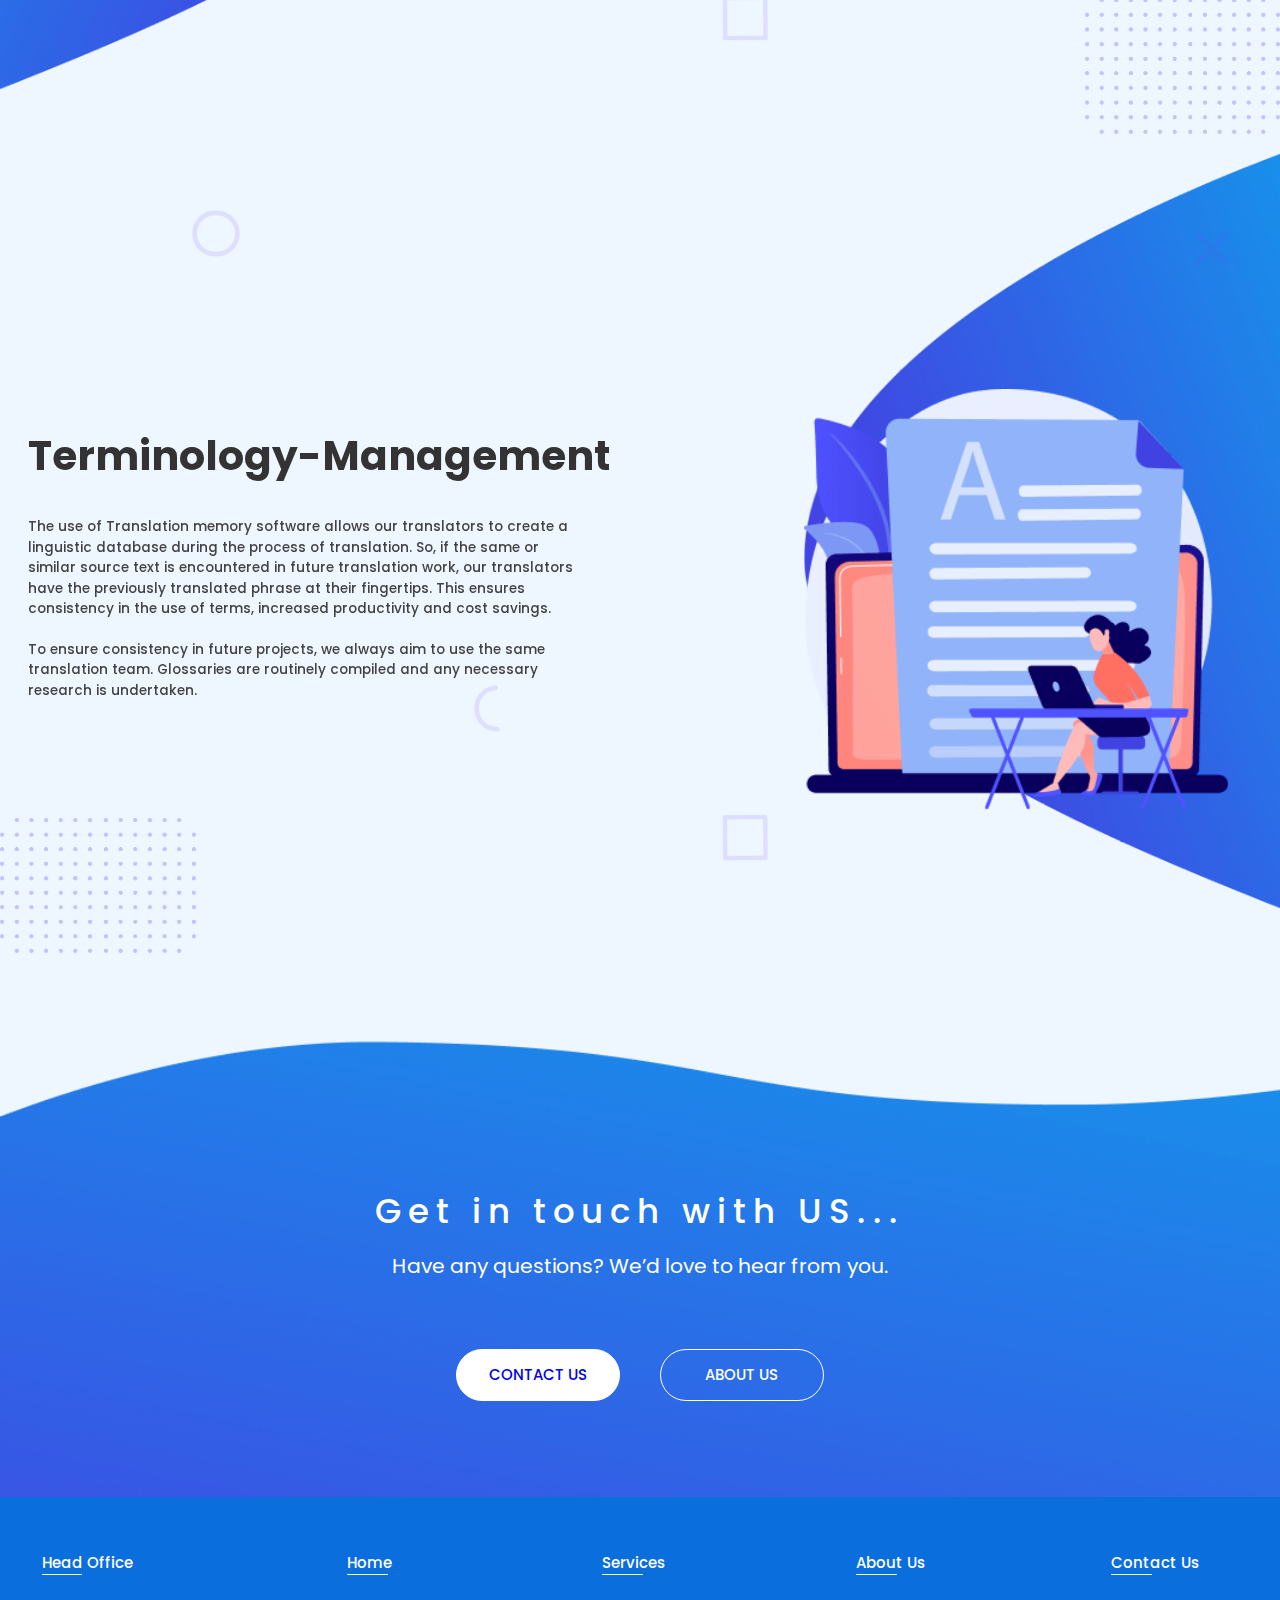
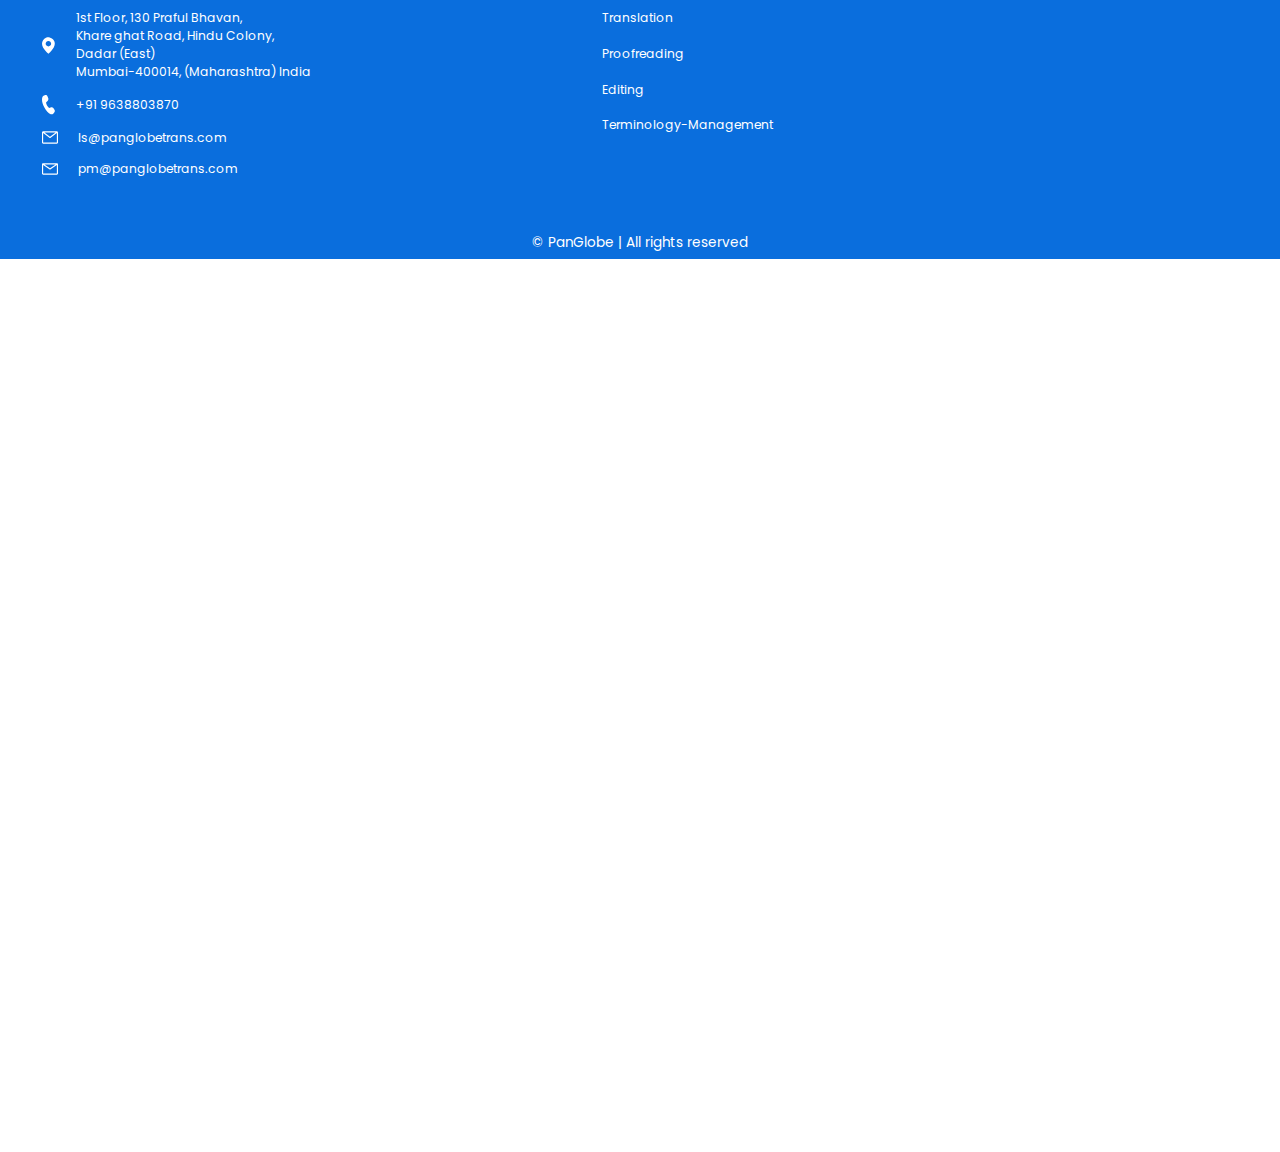
<file: services.html>
<!DOCTYPE html>
<html lang="en">

<head>
    <meta charset="utf-8" />
    <meta name="viewport" content="width=device-width, initial-scale=1.0" />

    <title>Services</title>
    <link rel="stylesheet" href="services-styles.css" />
    <link rel="stylesheet" href="https://cdnjs.cloudflare.com/ajax/libs/font-awesome/4.7.0/css/font-awesome.min.css">
</head>

<body>
    <header>

        <div class="overlay overlay-lg">
            <img src="./img/shapes/square.png" class="shape square" alt="" />
            <img src="./img/shapes/circle.png" class="shape circle" alt="" />
            <img src="./img/shapes/half-circle.png" class="shape half-circle1" alt="" />
            <img src="./img/shapes/half-circle.png" class="shape half-circle2" alt="" />
            <img src="./img/shapes/x.png" class="shape xshape" alt="" />
            <img src="./img/shapes/wave.png" class="shape wave wave1" alt="" />
            <img src="./img/shapes/wave.png" class="shape wave wave2" alt="" />
            <img src="./img/shapes/triangle.png" class="shape triangle" alt="" />
            <img src="./img/shapes/points1.png" class="points points1" alt="" />

        </div>

        <div>
            <img src="./img/services/services_header bg.png" alt="" class="bg-images bg1">
            <!-- <img src="/img/header-bg2.svg" class="bg-images bg2" alt=""> -->
        </div>

        <nav>
            <!-- <div class="container"> -->
            <a href="index.html" class="logo">PanGlobe Translation</a>

            <div class="links" id="links">
                <ul class="links">
                    <li><a href="index.html">Home</a></li>
                    <li><a href="services.html">Services</a></li>
                    <li><a href="aboutus.html">About Us</a></li>
                    <li><a href="contactUs.html" class="active">Contact Us</a></li>
                </ul>
            </div>
            <a href="javascript:void(0);" class="h-icon" onclick="myFunction()">
                <i class="fa fa-bars"></i>
            </a>
            <!-- </div> -->
        </nav>


        <div class="header-content">
            <div class="container grid-2">
                <div class="column-1">

                    <!-- <h2 class="header-sub-title">BREAK THE LANGUAGE BARRIER WITH OUR</h2> -->

                    <h1 class="title header-title">Our Services</h1>

                    <p class="text para1">
                        We provide high-quality, reliable and time-bound language services for almost any
                        language combination globally.
                        We provide high-quality, reliable and time-bound language services for almost any
                        language combination globally.</p>

                    <p class="text para2">
                        All of our translators are highly experienced professionals and The result is that we
                        can afford to pay for better, more motivated translators who do a better job
                        for you.</p>

                    <a href="aboutus.html" class="btn">About Us</a>

                </div>

                <div class="column-2">
                    <img src="./img/services/services_header main.png" class="header-image" alt="">
                </div>
            </div>
        </div>
    </header>


    <section id="translation" class="services-translation">
        <img src="./img/services/services bgs.png" class="services-bg services-bg1" alt="">
        <!-- <img src="/img/home/services-bg2.svg" class="services-bg services-bg2" alt=""> -->

        <div class="overlay overlay-lg">
            <img src="./img/shapes/square.png" class="shape square" alt="" />
            <img src="./img/shapes/circle.png" class="shape circle" alt="" />
            <img src="./img/shapes/half-circle.png" class="shape half-circle1" alt="" />
            <img src="./img/shapes/x.png" class="shape xshape" alt="" />
            <img src="./img/shapes/wave.png" class="shape wave wave1" alt="" />

            <img src="./img/shapes/points1.png" class="points points1" alt="" />

        </div>

        <div class="container grid-2">

            <div class="column1">
                <img src="./img/services/services-Translation.png" class="services-image" alt="">
            </div>

            <div class="column2">
                <h1 class="short-title services-short-title">Translation</h1>

                <p class="description">
                    Our Translation team is selected based on their expertise and the specific
                    needs and constraints of your project. They are thoroughly tested and qualified
                    before joining our translation
                    team that is organized by language, subject matter expertise
                    and experience.
                    <br>
                    <br>
                    We only work with dependable and experienced translators who consistently display
                    superior performance and quality results. Each translator involved with in your
                    project will have profound understanding of your industry.
                    <br>
                    <br>
                    Our professional native language translators adhere to our strict quality
                    guidelines to ensure linguistic accuracy, correct terminology and top-quality
                    translations with a true cultural affinity.
                    We provide translation services in arious fields like:- <br>
                    <br>
                    Medical, Training/Education, Hospitality, Pharmaceutical, Advertising,
                    Insurance, Life Sciences Advertising, Internet/E-commerce, Healthcare, Agriculture, Investment,
                    Technical operations, Architecture, Securities, Maintenance manuals, Business products, Journalism
                    etc.
                </p>
            </div>
        </div>
    </section>


    <section id="editing" class="services-editing">
        <img src="./img/services/services bgs.png" class="services-bg services-bg-right" alt="">
        <!-- <img src="/img/home/services-bg2.svg" class="services-bg services-bg2" alt=""> -->

        <div class="overlay overlay-lg">
            <img src="./img/shapes/square.png" class="shape square" alt="" />
            <img src="./img/shapes/circle.png" class="shape circle" alt="" />
            <img src="./img/shapes/half-circle.png" class="shape half-circle1" alt="" />
            <img src="./img/shapes/x.png" class="shape xshape" alt="" />
            <img src="./img/shapes/wave.png" class="shape wave wave1" alt="" />

            <img src="./img/shapes/points1.png" class="points points1" alt="" />

        </div>

        <div class="container grid-2">


            <div class="column1">
                <h1 class="short-title services-short-title">Editing</h1>

                <p class="description description-editing">
                    Checks technical contents and corrects grammatical errors. <br><br>
                    The editor is the pinnacle of proficiency in the team,
                    a skillful linguist with a profound technical knowledge
                    of the subject matter at hand. Editor's responsibility is
                    to correct grammatical errors, make suggestions that further
                    compliment the style of the translation, and to ascertain that
                    glossary and industry terms have been incorporated correctly.
                    In this manner, the editor can see to it that the final product
                    is technically sound and grammatically appropriate for target audience.
                </p>
            </div>

            <div class="column2">
                <img src="./img/services/services-Editing.png" class="services-image" alt="">
            </div>


        </div>
    </section>



    <section id="proofreading" class="services-proofreading">
        <img src="./img/services/services bgs.png" class="services-bg services-bg1" alt="">
        <!-- <img src="/img/home/services-bg2.svg" class="services-bg services-bg2" alt=""> -->

        <div class="overlay overlay-lg">
            <img src="./img/shapes/square.png" class="shape square" alt="" />
            <img src="./img/shapes/circle.png" class="shape circle" alt="" />
            <img src="./img/shapes/half-circle.png" class="shape half-circle1" alt="" />
            <img src="./img/shapes/x.png" class="shape xshape" alt="" />
            <img src="./img/shapes/wave.png" class="shape wave wave1" alt="" />

            <img src="./img/shapes/points1.png" class="points points1" alt="" />

        </div>

        <div class="container grid-2">

            <div class="column1">
                <img src="./img/services/services-Proofreading.png" class="services-image" alt="">
            </div>

            <div class="column2">
                <h1 class="short-title services-short-title">Proofreading</h1>

                <p class="description">
                    Comparing translation to the original <br><br>

                    Proofreading is the task of comparing a translation with the
                    original text, and ensuring that there are no mistakes.
                    A proofreader will also consider the style and vocabulary of the
                    translation, and may make constructive suggestions to improve the
                    yntax and clarity of the text. He/She fine-tunes the document to
                    produce an accurate, culturally sensitive and polished final
                    translation of your project. A proofreader also places special
                    emphasis on details, including numbers and client-specific standards.
                </p>
            </div>
        </div>
    </section>


    <section id="terminology" class="services-terminology">
        <img src="./img/services/services bgs.png" class="services-bg services-bg-right" alt="">
        <!-- <img src="/img/home/services-bg2.svg" class="services-bg services-bg2" alt=""> -->

        <div class="overlay overlay-lg">
            <img src="./img/shapes/square.png" class="shape square" alt="" />
            <img src="./img/shapes/circle.png" class="shape circle" alt="" />
            <img src="./img/shapes/half-circle.png" class="shape half-circle1" alt="" />
            <img src="./img/shapes/x.png" class="shape xshape" alt="" />
            <img src="./img/shapes/wave.png" class="shape wave wave1" alt="" />

            <img src="./img/shapes/points1.png" class="points points1" alt="" />

        </div>

        <div class="container grid-2">


            <div class="column1">
                <h1 class="short-title services-short-title">Terminology-Management</h1>

                <p class="description description-editing">
                    The use of Translation memory software allows our translators to create a linguistic
                    database during the process of translation. So, if the same or similar source text is
                    encountered in future translation work, our translators have the previously translated
                    phrase at their fingertips. This ensures consistency in the use of terms, increased
                    productivity and cost savings. <br><br>

                    To ensure consistency in future projects, we always aim to use the same translation team.
                    Glossaries are routinely compiled and any necessary research is undertaken.
                </p>
            </div>

            <div class="column2">
                <img src="./img/services/services-Editing.png" class="services-image" alt="">
            </div>


        </div>
    </section>


    <div class="get-in-touch">

        <div class="get-in-touch-content">
            <h2 class="get-in-touch-title">Get in touch with US...</h2>
            <p class="get-in-touch-description">Have any questions? We’d love to hear from you.</p>

            <div class="get-in-touch-buttons">
                <a href="contactUs.html" class="contactUs-button">Contact Us</a>
                <a href="aboutus.html" class="aboutUs-button">About Us</a>
            </div>
        </div>

        <!-- <img src="/img/services/get-in-touch bg.png" alt="" class="get-in-touch-bg"> -->
    </div>


    <!-- <div class="testimonials">
            <h1 class="testimonials-heading">Client <span>Testimonials</span></h1>
            <div class="testimonials-box">
                <div class="box"></div>
                <div class="box"></div>
            </div>
        </div> -->




    <section class="footer">
        <div class="container">
            <div class="grid-6">

                <div class="grid one">
                    <h1 class="footer-heading">Head Office</h1>

                    <div class="footer-heading-underline"></div>


                    <div class="headoffice footer-location">
                        <img class="footer_location_img" src="./img/footer/location_footer.svg" alt="">
                        <a href="https://goo.gl/maps/yK2aBjkj67TLDCqK6" target="_blank">1st Floor, 130 Praful Bhavan,
                            <br>
                            Khare ghat Road, Hindu Colony, <br>
                            Dadar (East) <br>
                            Mumbai-400014, (Maharashtra) India
                        </a>
                    </div>


                    <div class="headoffice footer-call">
                        <img class="footer_call_img" src="./img/footer/call_footer.svg" alt="">
                        <p>+91 9638803870</p>
                    </div>


                    <div class="headoffice footer-mail">
                        <img class="footer_mail_img" src="./img/footer/mail_footer.svg" alt="">
                        <a href="mailto:ls@panglobetrans.com">ls@panglobetrans.com</a>
                    </div>
                    <div class="headoffice footer-mail">
                        <img class="footer_mail_img" src="./img/footer/mail_footer.svg" alt="">
                        <a href="mailto:pm@panglobetrans.com">pm@panglobetrans.com</a>
                    </div>

                </div>


                <div class="grid two">
                    <h1 class="footer-heading">Home</h1>
                    <div class="footer-heading-underline"></div>
                </div>


                <div class="grid three">
                    <h1 class="footer-heading">Services</h1>
                    <div class="footer-heading-underline"></div>

                    <div class="footer-services-names">
                        <a href="./services.html#translation">Translation</a>
                        <a href="./services.html#proofreading">Proofreading</a>
                        <a href="./services.html#editing">Editing</a>
                        <a href="./services.html#terminology">Terminology-Management</a>
                    </div>
                </div>


                <div class="grid four">
                    <h1 class="footer-heading">About Us</h1>
                    <div class="footer-heading-underline"></div>
                </div>


                <div class="grid five">
                    <h1 class="footer-heading">Contact Us</h1>
                    <div class="footer-heading-underline"></div>
                </div>
            </div>

            <div class="trademark">© <span>PanGlobe</span> | All rights reserved</div>

        </div>
    </section>



    <script src="index.js"></script>
</body>

</html>
</file>
<file: styles.css>
@import url('https://fonts.googleapis.com/css2?family=Poppins:ital,wght@0,100;0,200;0,300;0,400;0,500;0,600;0,700;0,800;1,800;1,900&display=swap');


:root {
  --dark-one: #333;
  --dark-two: #424242;
  --main-color: #0A6EDD;
  --dark-main-color: #0E5DB5;
  --light-one: #fff;
  --light-two: #EFF5F9;
  --light-three: #F9FCFF;
  --green: #25D366;
}


/*====================================GENERAL-STYLES====================================*/


*,
*::before,
*::after {
  margin: 0;
  padding: 0;
  box-sizing: border-box;
}

html {
  scroll-behavior: smooth;
}

body,
button,
input,
textarea {
  font-family: "Poppins", sans-serif;
  zoom: 0.85;
}
.h-icon{
  display: none;
}
a {
  text-decoration: none;
}

ul {
  list-style: none;
}

img {
  width: 100%;
  pointer-events: none;
}

.container {
  position: relative;
  z-index: 5;
  max-width: 90rem;
  padding: 0 4rem;
  margin: 0 auto;
}

.grid-2 {
    display: grid;
    grid-template-columns: repeat(2, 1fr);
    align-items: center;
    justify-content: center;

  }
  
  .column-1 {
    margin-right: 1.5rem;
  }
  
  .column-2 {
    margin-left: 1.5rem;
  }

  .title {
    font-size: 3.8rem;
    line-height: 1;
    color: var(--dark-one);
  }

  .overlay {
    position: absolute;
    width: 100%;
    height: 100%;
    overflow: hidden;
    top: 0;
    left: 0;
    z-index: 1;
  }
  
  .overlay .shape {
    width: initial;
    opacity: 0.13;
    position: absolute;
  }
  
  .overlay.overlay-lg .shape {
    height: 55px;
  }
  
  .overlay.overlay-lg .shape.wave {
    height: initial;
    width: 88px;
  }
  
  .overlay.overlay-lg .shape.xshape {
    height: 38px;
  }
  
  .overlay.overlay-sm .shape {
    filter: brightness(0) invert(1);
    opacity: 0.15;
    height: 40px;
  }
  
  .overlay.overlay-sm .shape.wave {
    height: initial;
    width: 70px;
  }
  
  .overlay.overlay-sm .shape.xshape {
    height: 30px;
  }
  
  .points {
    opacity: 0.3;
    position: absolute;
  }


/*====================================END-GENERAL-STYLES====================================*/


/*====================================HEADER====================================*/
header {
    width: 100%;
    background-color: var(--light-three);
    overflow: hidden;
    position: relative;
  }
  
  nav {
    width: 100%;
    position: relative;
  }

  /* nav .container {
    display: flex;
    justify-content: space-between;
    height: 6rem;
    align-items: center;
  } */

  nav {
    height: 6rem;
    position: fixed;
    top: 0;
    left: 0;
    width: 100%;
    display: flex;
    justify-content: space-between;
    background-color: transparent;
    align-items: center;
    transition: 0.2s;
    padding: 0 10% 0;
    z-index: 100000;
}

nav.sticky {
    height: 6rem;
    background: var(--light-one);
    box-shadow: 0 2px 4px -2px grey;
}




  
  .logo {
    font-size: 2rem;
    display: flex;
    font-weight: 600;
    align-items: center;
  }
  
  .links ul {
    display: flex;
    
  }
  
  .links a {
    display: inline-block;
    padding: 0.9rem 1.2rem;
    color: var(--light-one);
    font-size: 1.05rem;
    text-transform: uppercase;
    font-weight: 500;
    line-height: 1;
    transition: 0.3s;
  }
  
  .links a.active {
    background-color: var(--light-one);
    color: var(--main-color);
    border-radius: 2rem;
    font-size: 1rem;
    padding: 1rem 2rem;
    margin-left: 1rem;
    border: 2px solid var(--light-one);
  }
  

  .links a:hover{
    /* color: var(--main-color); */
    text-decoration: underline;
  }

  

  .links a.active:hover {
    color: var(--light-one);
    background-color: transparent;
    border: 2px solid var(--light-one);
    text-decoration: none;
  }

  .links a.active:active{
      color: var(--light-one);
      border: 2px solid var(--dark-main-color);
      text-decoration: none;
  }

  nav.sticky .active {
    background-color: var(--main-color);
    border-color: var(--main-color);
    color: var(--light-one);
}

nav.sticky .active:hover {
    background-color: transparent;
    border-color: var(--main-color);
    color: var(--main-color);
}

nav.sticky ul li a {
    color: var(--dark-one);
}






  .header-content .container.grid-2 {
    margin-top: 6rem;
    grid-template-columns: 3fr 2.7fr;
    min-height: 100vh;
    padding-bottom: 2.5rem;
    text-align: left;
  }


  .header-content  {
    margin: 2.15rem 0;
  }

  .header-sub-title {
    font-weight: 600;
    font-size: 1.5rem;
    line-height: 1.25rem;
    padding-left: 4rem;
    padding-bottom: 1.8rem;
    color: var(--dark-one);
  }



header .text {
    font-size: 1.25rem;
    color: var(--dark-two);
    line-height: 1.4;
  }
  
header .para1 {
      padding-top: 1.5rem;
  }

header  .para2{
      padding-top: 1rem;
  }


  .header-image {
      max-width: 580px;
      padding-left: 4rem;
  }

header .btn {
    display: inline-block;
    margin-top: 1rem;
    padding: 0.85rem 2.2rem;
    background-color: var(--green);
    border: 2px solid var(--green);
    color: var(--light-one);
    box-shadow: 0px 0px 6px 1px rgba(37, 211, 102, 0.55);
    border-radius: 3rem;
    font-size: 1.05rem;
    text-transform: uppercase;
    font-weight: 500;
    transition: 0.3s;
  }
  
header .btn:hover {
    box-sizing: border-box;
    background-color: transparent;
    color: var(--green);
    font-weight: 600;
    border: 2px solid var(--green);
  }




header .bg-images {
    position: absolute;
    z-index: 0;
}

header .bg1 {
    max-width: 57rem;
    top: 0;
    right: 0;
}

header .bg2{
    max-width: 37.5rem;
    bottom: -5%;
    left: 0;
}

  



  header .points1 {
    width: 350px;
    bottom: 0;
    left: 85%;
  }
  
  
  header .square {
    right: 68%;
    top: 71%;
  }
  
  header .triangle {
    right: 7%;
    bottom: 75%;
  }
  
  header .xshape {
    right: 4%;
    bottom: 50%;
  }
  
  header .half-circle1 {
    left: 50%;
    bottom: 82%;
  }
  
  header .half-circle2 {
    left: 5%;
    top: 67%;
  }
  
  header .wave1 {
    bottom: 75%;
    left: 10%;
  }
  
  header .wave2 {
    bottom: 8%;
    right: 40%;
  }
  
  header .circle {
    left: 48%;
    bottom: 63%;
  }


/*====================================END-HEADER====================================*/


/*====================================Home-Services====================================*/


section {
    background-color: #EEF6FF;
    position: relative;
}

.services .container {
    padding: 0;
    margin-bottom: ;
}

.services .container.grid-2 {
    padding-top: 5.625rem;
    grid-template-columns: 1fr 1fr;
    min-height: 100vh;
    padding-bottom: 6rem;
    text-align: left;
  }

  .services-image{
      max-width: 550px;
      margin-top: 5rem;
  }


  .services-title{
    text-align: center;
    padding-bottom: 3rem;
  }


  .services-table .row{
    display: flex;
    align-items: center;
    flex-direction: row;
    column-gap: 3.125rem;
    justify-content: center;
  }

  .upper-row{
      margin-bottom: 3rem;
  }

  .services-box {
    width: 17.5rem;
    background-color: var(--light-one);
    display: flex;
    text-align: center;
    align-items: center;
    flex-direction: column;
    row-gap: 0.5rem;
    border-radius: 1.2rem;
    /* box-shadow: 0px 2px 4px rgba(0, 0, 0, 0.25); */
    box-shadow: 0px 0px 4px rgba(10, 110, 221, 0.2);
    transition: 0.3s;
  }

  .services-box:hover{
      transform: translateY(-3px);
      box-shadow: 0px 3px 0px #0A6EDD,
      0px 0px 4px rgba(10, 110, 221, 0.2);
  }

  .services-icon {
      max-width: 4rem;
      margin-top: 2rem;
  }


  .services-table-title {
      font-size: 1.5rem;
      font-weight: 600;
  }

  .title-underline {
      width: 4rem;
      height: 0.2rem;
      background-color: var(--main-color);
      border-radius: 50rem;
      margin-bottom: 0.5rem;
  }

  .description{
      margin-top: 1rem;
    font-size: 1rem;
    font-weight: 500;
    line-height: 1.5rem;
    color: var(--dark-two);
    padding: 0 1.5rem;
  }

  .services-btn{
    display: inline-block;
    padding: 0.85rem 2rem;
    background-color: var(--main-color);
    color: var(--light-one);
    border-radius: 0.8rem;
    font-size: 1.05rem;
    text-transform: uppercase;
    font-weight: 500;
    transition: 0.3s;
    margin: 1rem 0 2rem 0;
  }



.services-btn:hover {
  background-color: var(--dark-main-color);
}
  


/* ///////////////////// */



.services-bg{
    position: absolute;
}

.services-bg1{
    max-width: 50rem;
    top: 0;
}

.services-bg2{
    max-width: 40rem;
    bottom: 0;
    right: 0;
}





.services .points1 {
    width: 250px;
    bottom: 0;
    left: 0;
  }
  
  
  .services .square {
    right: 68%;
    top: 71%;
  }
  
  
  .services .xshape {
    right: 4%;
    top: 12%;
  }
  
  .services .half-circle1 {
    left: 33%;
    bottom: 20%;
  }
  
  
  .services .wave1 {
    bottom: 20%;
    left: 90%;
  }
  
  
  .services .circle {
    left: 15%;
    bottom: 85%;
  }






/*====================================END-Home-Services====================================*/




/*====================================Footer====================================*/


.container{
    padding: 0 1rem;
}


.footer{
    background-color: var(--main-color);
}


.grid-6{
    display: grid;
    grid-template-columns: 1.2fr 1fr 1fr 1fr 1fr;
    color: var(--light-one);
}


.grid{
    padding: 0 2rem 0 0;
}


.footer-heading{
    font-weight: 500;
    font-size: 1.1rem;
    color: var(--light-one);
    padding: 4rem 0 0;
}


.footer-heading-underline{
    width: 3rem;
    height: 2px;
    background: var(--light-one);
    margin-bottom: 2.5rem;
    border-radius: 1rem;
}




.headoffice{
    display: flex;
    column-gap: 1.5rem;
    align-items: center;
    padding-bottom: 1rem;
}


.footer p,
.footer a{
    font-size: 0.9rem;
    color: var(--light-one);
}


.footer_location_img{
    width: 1rem;
}

.footer_call_img{
    width: 1rem;
}

.footer_mail_img{
    width: 1.2rem;
}

.footer-services-names{
    display: flex;
    flex-direction: column;
    row-gap: 1.3rem;
}

.trademark{
    text-align: center;
    color: var(--light-one);
    padding:3rem 0 0.5rem 0;
}

/*====================================END-Footer====================================*/





/*====================================Fields====================================*/

.tf{
    background: var(--light-three);
}

.container{
    background: none;
    padding: 0;
}

.translationalFields h1{
    display: flex;
    flex-direction: column;
    align-items: center;
    padding-top: 3rem;
    color: var(--dark-one);
    font-size: 2.5rem;
}

.underline{
    height: 0.12rem;
    width: 18rem;
    background: var(--dark-one);
    align-items: center;
}

.translationalFields p{
    padding-top: 2rem;
    font-weight: 500;
    color: var(--dark-one);
    font-size: 1.4rem;
}

.translational-fields {
    display: grid;
    place-items: center;
    grid-template-columns: repeat(3, 1fr);
    grid-template-rows: repeat(4, 1fr);
    grid-row-gap: 4rem;
    margin: 6rem 0 auto;
    padding-bottom: 3rem;
}

    .translational-fields p{
        width: 15rem;
        height: 3.6rem;
        background: var(--light-one);
        box-shadow: 0px 2px 4px rgba(0, 0, 0, 0.25);
        border-radius: 0.5rem;
        padding: 1rem 2rem;
        text-align: center;
        font-size: 1.05rem;
        font-weight: 500;
        color: var(--dark-two);
        transition: 0.3s;
    }

    .translational-fields p:hover{
        transform: translateY(-5px);
        border-bottom: solid 2px var(--main-color);
    }



    .tf h6{
        font-size: 1.5rem;
        font-weight: 400;
        text-align: center;
        padding: 2rem 0rem 6rem 0;
        color: var(--dark-two);
    }






    .tf .points1 {
        width: 200px;
        bottom: 0;
        right: 0;
      }
      
      .tf .square {
        left: 10%;
        bottom: 10%;
      }
      
      
      .tf .xshape {
        right: 4%;
        top: 12%;
      }
      
      .tf .half-circle1 {
        left: 53%;
        bottom: 21%;
      }
      
      
      .tf .wave1 {
        bottom: 48%;
        left: 85%;
      }
      
      
      .tf .circle {
        left: 15%;
        bottom: 85%;
      }






    

/*====================================EnD-Fields====================================*/

@media only screen and (max-width: 600px) {
    .header-content .container.grid-2 {
        margin-top: 6rem;
        grid-template-columns: 3fr 0fr;
        min-height: 100vh;
        padding-bottom: 2.5rem;
        text-align: left;
      }

      .column-1{
        text-align: center;
        padding-left: 2rem;
        margin-right: 0rem;
    }
    
    .column-2{
        margin-left: 0;
    }
    
    header .bg1 {
        display: none;
        max-width: 25rem;
        top: 0;
        right: 0;
    }





    .title {
        font-size: 2.8rem;
        line-height: 1;
        color: var(--dark-one);
      }


    .header-sub-title {
        font-weight: 600;
        font-size: 1.2rem;
        line-height: 1.25rem;
        padding-left: 4rem;
        padding-bottom: 1.8rem;
        color: var(--dark-one);
      }
    
    
    
    header .text {
        font-size: 1rem;
        color: var(--dark-two);
        line-height: 1.4;
      }
      
    header .para1 {
          padding-top: 1.5rem;
      }
    
    header  .para2{
          padding-top: 1rem;
      }
    
      header .btn {
        display: inline-block;
        margin-top: 1rem;
        padding: 0.75rem 2rem;
        background-color: var(--green);
        border: 2px solid var(--green);
        color: var(--light-one);
        box-shadow: 0px 0px 6px 1px rgba(37, 211, 102, 0.55);
        border-radius: 3rem;
        font-size: 0.8rem;
        text-transform: uppercase;
        font-weight: 500;
        transition: 0.3s;
      }













      .services-title{
        text-align: center;
        padding-bottom: 3rem;
      }

      .services .container.grid-2 {
        padding-top: 5.625rem;
        grid-template-columns: 0fr 1fr;
        min-height: 100vh;
        padding-bottom: 6rem;
        text-align: left;
      }

      .services-table .row{
        display: flex;
        align-items: center;
        flex-direction: column;
        row-gap: 2rem;
        justify-content: center;
        margin-bottom: 2rem;
      }




  .services-title{
    text-align: center;
    padding-bottom: 3rem;
  }



  .services-box {
    width: 70%;
    background-color: var(--light-one);
    display: flex;
    text-align: center;
    align-items: center;
    flex-direction: column;
    row-gap: 0.5rem;
    border-radius: 1.2rem;
    /* box-shadow: 0px 2px 4px rgba(0, 0, 0, 0.25); */
    box-shadow: 0px 0px 4px rgba(10, 110, 221, 0.2);
    transition: 0.3s;
  }




  .services-bg1{
      display: none;
    max-width: 50rem;
    top: 0;
}







.translationalFields h1{
    display: flex;
    flex-direction: column;
    align-items: center;
    padding-top: 3rem;
    color: var(--dark-one);
    font-size: 2rem;
}

.underline{
    height: 0.12rem;
    width: 30%;
    background: var(--dark-one);
    align-items: center;
}


.translationalFields p{
    padding: 2rem 2rem 0;
    font-weight: 500;
    color: var(--dark-one);
    font-size: 1.2rem;
    text-align: center;
}


.translational-fields {
    display: grid;
    place-items: center;
    grid-template-columns: repeat(2, 1fr);
    grid-template-rows: repeat(4, 1fr);
    grid-row-gap: 3rem;
    margin: 6rem 0 auto;
}

.translational-fields p{
    background: var(--light-one);
    box-shadow: 0px 2px 4px rgba(0, 0, 0, 0.25);
    border-radius: 0.5rem;
    padding: 1rem 0;
    text-align: center;
    font-size: 1.1rem;
    font-weight: 500;
    color: var(--dark-two);
    transition: 0.3s;
}


.tf h6{
    font-size: 1.3rem;
    font-weight: 400;
    text-align: center;
    padding: 2rem 0rem 6rem 0;
    color: var(--dark-two);
}


.footer-heading{
    font-weight: 500;
    font-size: 1.2rem;
    color: var(--light-one);
    padding: 4rem 0 0;
    text-align: center;
}

.footer-heading-underline{
    width: 3rem;
    height: 2px;
    background: var(--light-one);
    margin-bottom: 2.5rem;
    border-radius: 1rem;
    margin-left: 5.5rem;
}

.footer p,
.footer a{
    font-size: 1rem;
    color: var(--light-one);
}


.footer_location_img{
    width: 0.8rem;
}
.footer_call_img{
    width: 0.8rem;
}

.footer_mail_img{
    width: 1rem;
}


.footer-services-names{
    display: none;
    flex-direction: column;
    row-gap: 1.3rem;
}

.trademark{
    font-size: 1rem;
}



.grid{
    padding: 0 2rem 0 2rem;
}

.grid-6{
    display: flex;
    align-items: center;
    justify-content: center;
    color: var(--light-one);
}


.two, .three, .four, .five{
    display: none;
}



.h-icon{
  display: block;
}



#links{
  display: none;
  position: absolute;
  background-color: #0A6EDD;
  top: 100%;
  width: 100%;
  left: -0%;
  padding: 1rem;
  transition: 0.3s;
}

.links ul {
  display: contents;
  
}





  header .points1 {
    width: 150px;
    bottom: 0;
    left: 85%;
  }
  
  
  header .square {
    right: 10%;
    top: 75%;
  }
  
  header .triangle {
    right: -3%;
    bottom: 75%;
  }
  
  header .xshape {
    right: 3%;
    bottom: 50%;
  }
  
  header .half-circle1 {
    display: none;
    left: 50%;
    bottom: 82%;
  }
  
  header .half-circle2 {

    left: 5%;
    top: 67%;
  }
  
  header .wave1 {
    bottom: 75%;
    left: -3%;
  }
  
  header .wave2 {
    bottom: 8%;
    right: 80%;
  }
  
  header .circle {
    display: none;
    left: 48%;
    bottom: 63%;
  }











  .services .points1 {
    width: 150px;
    bottom: 0;
    left: 0;
  }
  
  
  .services .square {
    right: 79%;
    top: 65%;
  }
  
  
  .services .xshape {
    right: 4%;
    top: 12%;
  }
  
  .services .half-circle1 {
    left: 33%;
    bottom: 20%;
  }
  
  
  .services .wave1 {
    bottom: 20%;
    left: 90%;
  }
  
  
  .services .circle {
    left: 12%;
    bottom: 83%;
  }

}









}
@media only screen and (max-width: 480px) {
  .translational-fields {
    display: grid;
    place-items: center;
    grid-template-columns: repeat(1, 1fr);
    grid-template-rows: repeat(4, 1fr);
    grid-row-gap: 3rem;
    margin: 6rem 0 auto;
  }
  
}
</file>
<file: aboutus-styles.css>
@import url('https://fonts.googleapis.com/css2?family=Poppins:ital,wght@0,100;0,200;0,300;0,400;0,500;0,600;0,700;0,800;1,800;1,900&display=swap');


:root {
  --dark-one: #333;
  --dark-two: #424242;
  --main-color: #0A6EDD;
  --dark-main-color: #0E5DB5;
  --light-one: #fff;
  --light-two: #EFF5F9;
  --light-three: #F9FCFF;
  --green: #25D366;
  --backgorund-color:#EEF6FF;
}


/*====================================GENERAL-STYLES====================================*/


*,
*::before,
*::after {
  margin: 0;
  padding: 0;
  box-sizing: border-box;
}

html {
  scroll-behavior: smooth;
}

body,
button,
input,
textarea {
  font-family: "Poppins", sans-serif;
  zoom: 0.85;
}

a {
  text-decoration: none;
}

ul {
  list-style: none;
}

img {
  width: 100%;
  pointer-events: none;
}

.container {
  position: relative;
  z-index: 5;
  max-width: 90rem;
  padding: 0 4rem;
  margin: 0 auto;
}

.grid-2 {
    display: grid;
    grid-template-columns: repeat(2, 1fr);
    justify-content: center;
    align-items: center;

  }
  
  .column-1 {
    margin-right: 1.5rem;
  }
  
  .column-2 {
    margin-left: 1.5rem;
  }

  
  .title {
    font-size: 3.8rem;
    line-height: 1;
    color: var(--dark-one);
  }





  .overlay {
    position: absolute;
    width: 100%;
    height: 100%;
    overflow: hidden;
    top: 0;
    left: 0;
    z-index: 1;
  }
  
  .overlay .shape {
    width: initial;
    opacity: 0.13;
    position: absolute;
  }
  
  .overlay.overlay-lg .shape {
    height: 55px;
  }
  
  .overlay.overlay-lg .shape.wave {
    height: initial;
    width: 88px;
  }
  
  .overlay.overlay-lg .shape.xshape {
    height: 38px;
  }
  
  .overlay.overlay-sm .shape {
    filter: brightness(0) invert(1);
    opacity: 0.15;
    height: 40px;
  }
  
  .overlay.overlay-sm .shape.wave {
    height: initial;
    width: 70px;
  }
  
  .overlay.overlay-sm .shape.xshape {
    height: 30px;
  }
  
  .points {
    opacity: 0.3;
    position: absolute;
  }


/*====================================END-GENERAL-STYLES====================================*/


/*====================================HEADER====================================*/
header {
    width: 100%;
    background-color: var(--light-three);
    overflow: hidden;
    position: relative;
  }
  
  nav {
    width: 100%;
    position: relative;
    z-index: 50;
  }

  /* nav .container {
    display: flex;
    justify-content: space-between;
    height: 6rem;
    align-items: center;
  } */

  nav {
    height: 6rem;
    position: fixed;
    top: 0;
    left: 0;
    width: 100%;
    display: flex;
    justify-content: space-between;
    background-color: transparent;
    align-items: center;
    transition: 0.2s;
    padding: 0 10% 0;
    z-index: 100000;
}

nav.sticky {
    height: 6rem;
    background: var(--light-one);
    box-shadow: 0 2px 4px -2px grey;
}




  
  .logo {
    font-size: 2rem;
    font-weight: 600;
    display: flex;
    align-items: center;
  }
  
  .links ul {
    display: flex;
    
  }
  
  .links a {
    display: inline-block;
    padding: 0.9rem 1.2rem;
    color: var(--light-one);
    font-size: 1.05rem;
    text-transform: uppercase;
    font-weight: 500;
    line-height: 1;
    transition: 0.3s;
  }
  
  .links a.active {
    background-color: var(--light-one);
    color: var(--main-color);
    border-radius: 2rem;
    font-size: 1rem;
    padding: 1rem 2rem;
    margin-left: 1rem;
    border: 2px solid var(--light-one);
  }
  

  .links a:hover{
    /* color: var(--main-color); */
    text-decoration: underline;
  }

  

  .links a.active:hover {
    color: var(--light-one);
    background-color: transparent;
    border: 2px solid var(--light-one);
    text-decoration: none;
  }

  .links a.active:active{
      color: var(--light-one);
      border: 2px solid var(--dark-main-color);
      text-decoration: none;
  }

  nav.sticky .active {
    background-color: var(--main-color);
    border-color: var(--main-color);
    color: var(--light-one);
}

nav.sticky .active:hover {
    background-color: transparent;
    border-color: var(--main-color);
    color: var(--main-color);
}

nav.sticky ul li a {
    color: var(--dark-one);
}






  .header-content .container.grid-2 {
    margin-top: 6rem;
    grid-template-columns: 3fr 2.7fr;
    min-height: 100vh;
    padding-bottom: 2.5rem;
    text-align: left;
    align-items: center;
    justify-content: center;
  }


  .header-content  {
    margin: 2.15rem 0;
  }

  .header-sub-title {
    font-weight: 600;
    font-size: 1.5rem;
    line-height: 1.25rem;
    padding-left: 4rem;
    padding-bottom: 1.8rem;
    color: var(--dark-one);
  }



header .text {
    font-size: 1.25rem;
    color: var(--dark-two);
    line-height: 1.4;
  }
  
header .para1 {
      padding-top: 1.5rem;
  }

header  .para2{
      padding-top: 1rem;
  }


  .header-image {
      max-width: 580px;
      padding-left: 4rem;
  }

header .btn {
    display: inline-block;
    margin-top: 1rem;
    padding: 0.85rem 2.2rem;
    background-color: var(--green);
    border: 2px solid var(--green);
    color: var(--light-one);
    box-shadow: 0px 0px 6px 1px rgba(37, 211, 102, 0.55);
    border-radius: 3rem;
    font-size: 1.05rem;
    text-transform: uppercase;
    font-weight: 500;
    transition: 0.3s;
  }
  
header .btn:hover {
    box-sizing: border-box;
    background-color: transparent;
    color: var(--green);
    font-weight: 600;
    border: 2px solid var(--green);
  }




header .bg-images {
    position: absolute;
    z-index: 0;
}

header .bg1 {
    max-width: 60rem;
    top: 0;
    right: 0;
}



  header .points1 {
    width: 350px;
    bottom: 0;
    left: 85%;
  }
  
  
  header .square {
    right: 68%;
    top: 71%;
  }
  
  header .triangle {
    right: 7%;
    bottom: 75%;
  }
  
  header .xshape {
    right: 4%;
    bottom: 50%;
  }
  
  header .half-circle1 {
    left: 50%;
    bottom: 82%;
  }
  
  header .half-circle2 {
    left: 5%;
    top: 67%;
  }
  
  header .wave1 {
    bottom: 75%;
    left: 10%;
  }
  
  header .wave2 {
    bottom: 8%;
    right: 40%;
  }
  
  header .circle {
    left: 48%;
    bottom: 63%;
  }


/*====================================END-HEADER====================================*/


/*====================================Services-Translation====================================*/


section {
    background-color: #EEF6FF;
    position: relative;
}

.services-translation{
    padding-top: 4rem;
}


.services-translation .container {
    padding: 0;
}

.services-translation .container.grid-2 {
    padding-top: 5.625rem;
    grid-template-columns: 3fr 2.5fr;
    min-height: 100vh;
    padding-bottom: 6rem;
    text-align: left;
  }

  .services-image{
      max-width: 500px;
      margin-top: 5rem;

  }

.short-title{
    font-size: 3rem;
    color: var(--dark-one);
}

.short-title-h2{
    font-size: 2rem;
    color: var(--dark-one);
}

  .services-short-title{
    padding-bottom: 2rem;
    text-align: center;
    line-height: 3.2rem;
  }

  .services-bg{
    position: absolute;
}

.services-bg1{
    max-width: 35rem;
    top: 0;
    left: 0;
}


  .description{
    font-size: 1rem;
    font-weight: 500;
    line-height: 1.5rem;
    color: var(--dark-two);
  }





  .services-translation .points1 {
    width: 250px;
    bottom: 0;
    right: 0;
  }
  
  
  .services-translation .square {
    right: 40%;
    top: 83%;
  }
  
  
  .services-translation .xshape {
    right: 4%;
    top: 12%;
  }
  
  .services-translation .half-circle1 {
    left: 37%;
    bottom: 27%;
  }
  
  
  .services-translation .wave1 {
    bottom: 25%;
    left: 90%;
  }
  
  
  .services-translation .circle {
    left: 15%;
    bottom: 85%;
  }




/*====================================END-Services-Translation====================================*/


/*====================================Services-Editing====================================*/


section {
    background-color: #EEF6FF;
    position: relative;
}


.services-editing{
    padding-top: 4rem;
}


.services-editing .container {
    padding: 0;
}

.services-editing .container.grid-2 {
    padding-top: 5.625rem;
    grid-template-columns: 3fr 2.5fr;
    min-height: 100vh;
    padding-bottom: 6rem;
    text-align: left;
}

  .services-editing .services-image{
      margin-left: 8rem;
      max-width: 500px;
      margin-top: 5rem;

  }

  .services-editing .short-title{
      text-align: left;
    font-size: 3rem;
    line-height: 1;
    color: var(--dark-one);
}

.services-editing .services-short-title{
    padding-bottom: 3rem;
  }

  .services-editing .services-bg{
    position: absolute;
}

.services-editing .services-bg-right{
    max-width: 35rem;
    top: 0;
    right: 0;
    transform: rotateY(180deg);
}


.services-editing .description{
    font-size: 1rem;
    font-weight: 500;
    line-height: 1.5rem;
    color: var(--dark-two);
  }

  .description-editing {
    padding-right: 8rem;
  }



  .services-editing .points1 {
    width: 250px;
    bottom: 0;
    left: 0;
  }
  
  .services-editing .square {
    right: 40%;
    top: 83%;
  }
  
  
  .services-editing .xshape {
    right: 4%;
    top: 12%;
  }
  
  .services-editing .half-circle1 {
    left: 37%;
    bottom: 27%;
  }
  
  
  .services-editing .wave1 {
    bottom: 20%;
    left: 90%;
  }
  
  .services-editing .circle {
    left: 15%;
    bottom: 85%;
  }

/*====================================END-Services-Editing====================================*/





/*====================================Services-Proofreading====================================*/


section {
    background-color: #EEF6FF;
    position: relative;
}


.services-proofreading{
    padding-top: 4rem;
    padding-bottom: 4rem;
}


.services-proofreading .container {
    padding: 0;
}

.services-proofreading .container.grid-2 {
    padding-top: 5.625rem;
    grid-template-columns: 3fr 2.5fr;
    min-height: 100vh;
    padding-bottom: 6rem;
    text-align: left;
  }

  .services-proofreading  .services-image{
      max-width: 500px;
      margin-top: 5rem;

  }

  .services-proofreading .short-title{
    font-size: 3rem;
    line-height: 1;
    color: var(--dark-one);
}

.services-proofreading .services-short-title{
    padding-bottom: 3rem;
  }

  .services-bg{
    position: absolute;
}

.services-proofreading .services-bg1{
    max-width: 35rem;
    top: 0;
    left: 0;
}


.services-proofreading .description{
    font-size: 1rem;
    font-weight: 500;
    line-height: 1.5rem;
    color: var(--dark-two);
  }


  .services-proofreading ul{
    list-style-type: disc;
  }

  .services-proofreading p{
    font-size: 1rem;
    font-weight: 500;
    line-height: 1.5rem;
    color: var(--dark-two);
  }








  .services-proofreading .points1 {
    width: 250px;
    bottom: 0;
    right: 0;
  }
  
  
  .services-proofreading .square {
    right: 40%;
    bottom: 5%;
  }
  
  
  .services-proofreading .xshape {
    right: 4%;
    top: 12%;
  }
  
  .services-proofreading .half-circle1 {
    left: 37%;
    bottom: 27%;
  }
  
  
  .services-proofreading .wave1 {
    bottom: 23%;
    left: 94%;
  }
  
  .services-proofreading .circle {
    left: 15%;
    bottom: 85%;
  }


/*====================================END-Services-Proofreading====================================*/







.get-in-touch{
    background: #EEF6FF url(/img/services/get-in-touch\ bg.png) no-repeat;
    background-size: cover;
    position: relative;
    text-align: center;
    display: flex;
    justify-content: center;
    align-items: center;
    height: 40rem;
    
}

.get-in-touch-bg{
    background:#EEF6FF ;
    position: absolute;
    z-index: 0;
}

.get-in-touch-title{
    padding-top: 10rem;
    color: var(--light-one);
    font-weight: 500;
    font-size: 2.5rem;
    padding-bottom: 1rem;

    letter-spacing: 0.205em;
}

.get-in-touch-description{
    color: var(--light-one);
    font-weight: 400;
    font-size: 1.5rem;
}

.get-in-touch-buttons{
    margin-top: 5rem;
    display: flex;
    justify-content: center;
    align-items: center;
    column-gap: 3rem;
    font-size: 1.1rem;
    font-weight: 500;
    text-transform: uppercase;
    transition: 0.3s;

}

.contactUs-button{
    display: flex;
    justify-content: center;
    align-items: center;
    width: 12rem;
    height: 3.8rem;

    background: var(--light-one);
    border: 2px solid var(--light-one);
    border-radius: 50rem;
    transition: 0.3s;

}

.aboutUs-button{
    display: flex;
    justify-content: center;
    align-items: center;
    width: 12rem;
    height: 3.8rem;

    color: var(--light-one);
    background: transparent;
    border: 2px solid var(--light-one);
    border-radius: 50rem;
    transition: 0.3s;
}



.contactUs-button:hover{
    background-color: transparent;
    color: var(--light-one);
    font-weight: 500;
    border: 2px solid var(--light-one);
}

.aboutUs-button:hover{
    background-color: var(--light-one);
    color: var(--main-color);
    font-weight: 500;
    border: 2px solid var(--light-one);
}

.testimonials{
    text-align: center;
    margin-top: 6rem;
    padding-bottom: 5rem;
}

.testimonials-heading{
    font-weight: 500;
    font-size: 3rem;
    color: var(--dark-one);
    margin-bottom: 5rem;
}


.testimonials-heading span{
    color: #2DB87E;
}

.testimonials-box{
    display: flex;
    justify-content: center;
    column-gap: 8rem;

}

.box{
    width: 479px;
    height: 267px;
    border: solid 2px var(--dark-two);
    border-radius: 2rem;
}





/*====================================Footer====================================*/


.container{
    padding: 0 1rem;
}


.footer{
    background-color: var(--main-color);
}


.grid-6{
    display: grid;
    grid-template-columns: 1.2fr 1fr 1fr 1fr 0.5fr;
    color: var(--light-one);
}


.grid{
    padding: 0 2rem 0 0;
}


.footer-heading{
    font-weight: 500;
    font-size: 1.1rem;
    color: var(--light-one);
    padding: 4rem 0 0;
}


.footer-heading-underline{
    width: 3rem;
    height: 2px;
    background: var(--light-one);
    margin-bottom: 2.5rem;
    border-radius: 1rem;
}






.headoffice{
    display: flex;
    column-gap: 1.5rem;
    align-items: center;
    padding-bottom: 1rem;
}


.footer p,
.footer a{
    font-size: 0.9rem;
    color: var(--light-one);
}

.footer-location{
}

.footer_location_img{
    width: 1rem;
}

.footer_call_img{
    width: 1rem;
}

.footer_mail_img{
    width: 1.2rem;
}

.footer-services-names{
    display: flex;
    flex-direction: column;
    row-gap: 1.3rem;
}

.trademark{
    text-align: center;
    color: var(--light-one);
    padding:3rem 0 0.5rem 0;
}

/*====================================END-Footer====================================*/
.h-icon{
  display: none;
}



@media only screen and (max-width: 600px) {
  .header-content .container.grid-2 {
      margin-top: 6rem;
      grid-template-columns: 3fr 0fr;
      min-height: 100vh;
      padding-bottom: 2.5rem;
      text-align: left;
    }

    .column-1{
      text-align: center;
      padding-left: 2rem;
      margin-right: 0rem;
  }
  
  .column-2{
      margin-left: 0;
  }
  
  header .bg1 {
      display: none;
      max-width: 25rem;
      top: 0;
      right: 0;
  }





  .title {
      font-size: 2.8rem;
      line-height: 1;
      color: var(--dark-one);
    }


  .header-sub-title {
      font-weight: 600;
      font-size: 1.2rem;
      line-height: 1.25rem;
      padding-left: 4rem;
      padding-bottom: 1.8rem;
      color: var(--dark-one);
    }
  
  
  
  header .text {
      font-size: 1rem;
      color: var(--dark-two);
      line-height: 1.4;
    }
    
  header .para1 {
        padding-top: 1.5rem;
    }
  
  header  .para2{
        padding-top: 1rem;
    }
  
    header .btn {
      display: inline-block;
      margin-top: 1rem;
      padding: 0.75rem 2rem;
      background-color: var(--green);
      border: 2px solid var(--green);
      color: var(--light-one);
      box-shadow: 0px 0px 6px 1px rgba(37, 211, 102, 0.55);
      border-radius: 3rem;
      font-size: 0.8rem;
      text-transform: uppercase;
      font-weight: 500;
      transition: 0.3s;
    }









.footer-heading{
  font-weight: 500;
  font-size: 1.2rem;
  color: var(--light-one);
  padding: 4rem 0 0;
  text-align: center;
}

.footer-heading-underline{
  width: 3rem;
  height: 2px;
  background: var(--light-one);
  margin-bottom: 2.5rem;
  border-radius: 1rem;
  margin-left: 5.5rem;
}

.footer p,
.footer a{
  font-size: 1rem;
  color: var(--light-one);
}


.footer_location_img{
  width: 0.8rem;
}
.footer_call_img{
  width: 0.8rem;
}

.footer_mail_img{
  width: 1rem;
}


.footer-services-names{
  display: none;
  flex-direction: column;
  row-gap: 1.3rem;
}

.trademark{
  font-size: 1rem;
}



.grid{
  padding: 0 2rem 0 2rem;
}

.grid-6{
  display: flex;
  align-items: center;
  justify-content: center;
  color: var(--light-one);
}


.two, .three, .four, .five{
  display: none;
}

.h-icon{
display: block;
}


#links{
display: none;
position: absolute;
background-color: #0A6EDD;
top: 100%;
width: 100%;
left: -0%;
padding: 1rem;
}
.links ul {
display: contents;

}







.services-translation .container.grid-2 {
    grid-template-columns: 0fr 2.5fr;
    min-height: 80vh;
    padding-bottom: 6rem;
    text-align: left;
  }



.services-bg{
    display: none;
}

.services-bg1{
    display: none;
    top: 0;
    left: 0;
}




.short-title{
    font-size: 2.5rem;
    color: var(--dark-one);
}

.short-title-h2{
    font-size: 1.8rem;
    color: var(--dark-one);
}

  .services-short-title{
    padding-bottom: 1rem;
    text-align: center;
    line-height: 3.2rem;
  }

  .description{
    font-size: 1rem;
    font-weight: 500;
    line-height: 1.5rem;
    color: var(--dark-two);
    text-align: center;
    padding: 0 1rem 0 1rem;
  }








  .services-editing .container.grid-2 {
    grid-template-columns: 3fr 0fr;
    min-height: 80vh;
    padding-bottom: 6rem;
    text-align: center;
}

  .services-editing .services-image{
      display: none;
  }

  .services-editing .short-title{
      text-align: center;
    font-size: 2.5rem;
    line-height: 1;
    color: var(--dark-one);
}

.services-editing .services-short-title{
    padding-bottom: 3rem;
    text-align: center;
  }

  .services-editing .services-bg{
      display: none;
    position: absolute;
}

.services-editing .services-bg-right{
    display: none;
}


.services-editing .description{
    font-size: 1rem;
    font-weight: 500;
    line-height: 1.5rem;
    color: var(--dark-two);
    text-align: center;
  }

  .description-editing {
    padding: 0 2rem 0 2rem;
  }









.services-proofreading .container.grid-2 {
    padding-top: 2rem;
    grid-template-columns: 0fr 3fr;
    min-height: 80vh;
    padding-bottom: 6rem;
    text-align: left;
  }

  .services-proofreading  .services-image{
      display: none;

  }

  .services-proofreading .short-title{
    font-size: 2.5rem;
    line-height: 1;
    color: var(--dark-one);
}

.services-proofreading .services-short-title{
    padding: 0 0.5rem 3rem 0.5rem;
    line-height: 1.3;
  }

  .services-bg{
    display: none;
}

.services-proofreading .services-bg1{
    display: none;
}


.services-proofreading .description{
    font-size: 1rem;
    font-weight: 500;
    line-height: 1.5rem;
    color: var(--dark-two);
    text-align: center;
  }


  .services-proofreading ul{
    list-style-type: disc;
    text-align: left;
    padding-left: 6rem;
    padding-right: 2rem;
  }

  .services-proofreading p{
    font-size: 1rem;
    font-weight: 500;
    line-height: 1.5rem;
    color: var(--dark-two);
    text-align: center;
    padding: 0 2rem 0 2rem;
  }






  header .points1 {
    width: 150px;
    bottom: 0;
    left: 85%;
  }
  
  
  header .square {
    right: 10%;
    top: 75%;
  }
  
  header .triangle {
    right: -3%;
    bottom: 75%;
  }
  
  header .xshape {
    right: 3%;
    bottom: 50%;
  }
  
  header .half-circle1 {
    display: none;
    left: 50%;
    bottom: 82%;
  }
  
  header .half-circle2 {

    left: 5%;
    top: 67%;
  }
  
  header .wave1 {
    bottom: 75%;
    left: -3%;
  }
  
  header .wave2 {
    bottom: 8%;
    right: 80%;
  }
  
  header .circle {
    display: none;
    left: 48%;
    bottom: 63%;
  }



  .services-translation .points1 {
    width: 150px;
    bottom: 0;
    left: 0;
  }
  
  
  .services-translation .square {
      display: none;
    right: 40%;
    top: 83%;
  }
  
  
  .services-translation .xshape {
    right: 4%;
    top: 12%;
  }
  
  .services-translation .half-circle1 {
    left: -5%;
    bottom: 27%;
  }
  
  
  .services-translation .wave1 {
    bottom: 20%;
    left: 90%;
  }
  
  
  .services-translation .circle {
    left: 15%;
    bottom: 85%;
  }





  .services-editing .points1 {
    width: 150px;
    bottom: 0;
    left: 0;
  }
  
  .services-editing .square {
      display: none;
    right: 40%;
    top: 83%;
  }
  
  
  .services-editing .xshape {
    right: 4%;
    top: 12%;
  }
  
  .services-editing .half-circle1 {
    left: -2%;
    bottom: 27%;
  }
  
  
  .services-editing .wave1 {
    bottom: 20%;
    left: 94%;
  }
  
  .services-editing .circle {
    left: 15%;
    bottom: 85%;
  }







  .services-proofreading .points1 {
    width: 150px;
    bottom: 0;
    left: 0;
  }
  
  
  .services-proofreading .square {
    right: 12%;
    bottom: 3%;
  }
  
  
  .services-proofreading .xshape {
    right: -3%;
    top: 9%;
  }
  
  .services-proofreading .half-circle1 {
    left: -2%;
    bottom: 27%;
  }
  
  
  .services-proofreading .wave1 {
    bottom: 20%;
    left: 94%;
  }
  
  .services-proofreading .circle {
    left: -5%;
    bottom: 87%;
  }




}
</file>
<file: contactUs-styles.css>
@import url('https://fonts.googleapis.com/css2?family=Poppins:ital,wght@0,100;0,200;0,300;0,400;0,500;0,600;0,700;0,800;1,800;1,900&display=swap');


:root {
  --dark-one: #333;
  --dark-two: #424242;
  --main-color: #0A6EDD;
  --dark-main-color: #0E5DB5;
  --light-one: #fff;
  --light-two: #EFF5F9;
  --light-three: #F9FCFF;
  --green: #25D366;
  --backgorund-color:#EEF6FF;
}


/*====================================GENERAL-STYLES====================================*/


*,
*::before,
*::after {
  margin: 0;
  padding: 0;
  box-sizing: border-box;
}

html {
  scroll-behavior: smooth;
}

body,
button,
input,
textarea {
  font-family: "Poppins", sans-serif;
  zoom: 0.85;
}

a {
  text-decoration: none;
}

ul {
  list-style: none;
}

img {
  width: 100%;
  pointer-events: none;
}

.container {
  position: relative;
  z-index: 5;
  max-width: 90rem;
  padding: 0 4rem;
  margin: 0 auto;
}


.grid-2 {
    display: grid;
    grid-template-columns: repeat(2, 1fr);
    justify-content: center;
    align-items: center;
}
  
  .column-1 {
    margin-right: 1.5rem;
  }
  
  .column-2 {
    margin-left: 1.5rem;
  }

  
  .title {
    font-size: 3.8rem;
    line-height: 1;
    color: var(--dark-one);
  }





  .overlay {
    position: absolute;
    width: 100%;
    height: 100%;
    overflow: hidden;
    top: 0;
    left: 0;
    z-index: 1;
  }
  
  .overlay .shape {
    width: initial;
    opacity: 0.13;
    position: absolute;
  }
  
  .overlay.overlay-lg .shape {
    height: 55px;
  }
  
  .overlay.overlay-lg .shape.wave {
    height: initial;
    width: 88px;
  }
  
  .overlay.overlay-lg .shape.xshape {
    height: 38px;
  }
  
  .overlay.overlay-sm .shape {
    filter: brightness(0) invert(1);
    opacity: 0.15;
    height: 40px;
  }
  
  .overlay.overlay-sm .shape.wave {
    height: initial;
    width: 70px;
  }
  
  .overlay.overlay-sm .shape.xshape {
    height: 30px;
  }
  
  .points {
    opacity: 0.3;
    position: absolute;
  }


/*====================================END-GENERAL-STYLES====================================*/


/*====================================HEADER====================================*/
header {
    width: 100%;
    background-color: var(--light-three);
    overflow: hidden;
    position: relative;
  }
  
  nav {
    width: 100%;
    position: relative;
    z-index: 50;
  }

  /* nav .container {
    display: flex;
    justify-content: space-between;
    height: 6rem;
    align-items: center;
  } */

  nav {
    height: 6rem;
    position: fixed;
    top: 0;
    left: 0;
    width: 100%;
    display: flex;
    justify-content: space-between;
    background-color: transparent;
    align-items: center;
    transition: 0.2s;
    padding: 0 10% 0;
    z-index: 100000;
}

nav.sticky {
    height: 6rem;
    background: var(--light-one);
    box-shadow: 0 2px 4px -2px grey;
}




  
  .logo {
    font-size: 2rem;
    font-weight: 600;
    display: flex;
    align-items: center;
  }
  
  .links ul {
    display: flex;
    
  }
  
  .links a {
    display: inline-block;
    padding: 0.9rem 1.2rem;
    color: var(--light-one);
    font-size: 1.05rem;
    text-transform: uppercase;
    font-weight: 500;
    line-height: 1;
    transition: 0.3s;
  }
  
  .links a.active {
    background-color: var(--light-one);
    color: var(--main-color);
    border-radius: 2rem;
    font-size: 1rem;
    padding: 1rem 2rem;
    margin-left: 1rem;
    border: 2px solid var(--light-one);
  }
  

  .links a:hover{
    /* color: var(--main-color); */
    text-decoration: underline;
  }

  

  .links a.active:hover {
    color: var(--light-one);
    background-color: transparent;
    border: 2px solid var(--light-one);
    text-decoration: none;
  }

  .links a.active:active{
      color: var(--light-one);
      border: 2px solid var(--dark-main-color);
      text-decoration: none;
  }

  nav.sticky .active {
    background-color: var(--main-color);
    border-color: var(--main-color);
    color: var(--light-one);
}

nav.sticky .active:hover {
    background-color: transparent;
    border-color: var(--main-color);
    color: var(--main-color);
}

nav.sticky ul li a {
    color: var(--dark-one);
}







.contactUs_heading{
    text-align: center;
    margin-top: 10rem;

}

.contact_title{
    font-weight: bold;
    font-size: 4rem;
    line-height: 3.25rem;
    color: var(--light-one);
}

.contact_subtitle{
    font-weight: 500;
    font-size: 1.25rem;
    line-height: 1.3rem;
    color: var(--light-one);
    margin-top: 1.5rem;
}

.contact_info {
    display: flex;
    justify-content: center;
    align-items: center;
    margin-top: 1.5rem;
    text-align: center;
}

.contact_info_sub-heading {
    border-right: solid 2px var(--light-one);
    padding: 0 10px 0 10px;
    font-weight: 500;
    font-size: 0.9rem;
    color: var(--light-one);
}



.globe{
    width: 1.25rem;
}

.call{
    width: 1.25rem;
    margin-left: 0.8rem;
}

.mail {
    width: 1.25rem;
    margin-left: 0.8rem;
}



.email {
    border-style: none;
}





.contactUs_image_form {
    display: flex;
    justify-content: space-between;
    margin-top: 4rem;
    margin-bottom: 4rem;
}

.contact_image{
    padding: 2rem;
    max-width: 40rem;
}

.contact_form_section {
    width: 22.5rem;
    height: 31.25rem;
    background: var(--light-one);
    border-radius: 1rem;
    filter: drop-shadow(0px 1px 4px #428BC1);
    margin: 0 4rem 1rem 0;
}


.form_heading {
    display: flex;
}

.form_intro {
    font-weight: 500;
    font-size: 1.25rem;
    padding: 1.5rem 0 2rem 1.8rem;
    color: var(--dark-one);
}

.form_inputs {
    display: flex;
    justify-content: space-between;
    align-items: center;
    flex-direction: column;
    row-gap: 2rem;
}

input {
    background: #FBFDFF;
    border-style: none;
    box-shadow: 0px 0px 4px #567F9B;
    border-radius: 0.5rem;
    
}

.form-input {
    width: 19.25rem;
    height: 2.5rem;
    padding-left: 1rem;
    padding-right: 1rem;
    font-size: 0.95rem;
}

textarea {
    width: 19.25rem;
    height: 6.25rem;
    padding: 0.5rem 0 0 1rem;
    background: #FBFDFF;
    box-shadow: 0px 0px 4px #567F9B;
    border-radius: 0.5rem;
    border-style: none;
    resize: none;
    font-size: 0.95rem;
}


textarea::placeholder {
    font-size: 0.9rem;
}


textarea:focus, input:focus{
    outline: none;
}

.form_button{
    display: flex;
    justify-content: center;
    padding-top: 2rem;
}

.form_submit_button {
    display: inline-block;
    width: 10rem;
    height: 2.6rem;

    background: var(--green);
    color: var(--light-one);
    border: 2px solid var(--green);
    box-shadow: 0px 0px 4px var(--green);
    border-radius: 0.8rem;

    font-weight: 500;
    font-size: 0.9rem;
    transition: 0.3s;
}

.form_submit_button:hover{
    box-sizing: border-box;
    background-color: transparent;
    color: var(--green);
    font-weight: 600;
    border: 2px solid var(--green);
}



header .bg-images {
    position: absolute;
    z-index: 0;
}

header .bg1 {
    top: 0%;
    right: 0;
}







 header .points1 {
    width: 250px;
    bottom: 0;
    right: 0;
  }
  
  
  header .square {
    right: 68%;
    top: 71%;
  }
  
  header .triangle {
    right: 7%;
    bottom: 75%;
  }
  
  header .xshape {
    right: 4%;
    bottom: 50%;
  }
  
  
  header .half-circle2 {
    left: 5%;
    top: 67%;
  }
  
  header .wave1 {
    bottom: 75%;
    left: 10%;
  }
  
  header .wave2 {
    bottom: 8%;
    right: 40%;
  }
  



  
/*====================================END-HEADER====================================*/


/*====================================ContactUs-Info====================================*/

.contactUs2 {
    background: var(--backgorund-color);
    padding-bottom: 4rem;
}


.container{
    padding-bottom: 4rem;
}


.office_location {
    text-align: center;
    padding-top: 4rem;
}



.offices {
    font-weight: 600;
    font-size: 3rem;
    color: var(--dark-one);
}


.locations {
    display: flex;
    justify-content: space-between;
    align-items: center;
    flex-direction: row;
    column-gap: 8rem;
    margin-top: 3rem;
}

.locationSymb2 {
    margin-left: 5rem;
}


.office1_state,
.office2_state {
    font-weight: 500;
    font-size: 1.3rem;
    line-height: 30px;
    color: var(--dark-one);
}

.office1_address,
.office2_address {
    font-weight: 500;
    color: var(--dark-two);
    font-size: 0.9rem;
    line-height: 20px;
}


.india-icon{
    max-width: 3rem;
}



.office2 {
    margin-right: 10rem;
}


/*====================================END-ContactUs-Info====================================*/


/*====================================Footer====================================*/


.container{
    padding: 0 1rem;
}


.footer{
    background-color: var(--main-color);
}


.grid-6{
    display: grid;
    grid-template-columns: 1.2fr 1fr 1fr 1fr 1fr;
    color: var(--light-one);
}


.grid{
    padding: 0 2rem 0 0;
}


.footer-heading{
    font-weight: 500;
    font-size: 1.1rem;
    color: var(--light-one);
    padding: 4rem 0 0;
}


.footer-heading-underline{
    width: 3rem;
    height: 2px;
    background: var(--light-one);
    margin-bottom: 2.5rem;
    border-radius: 1rem;
}






.headoffice{
    display: flex;
    column-gap: 1.5rem;
    align-items: center;
    padding-bottom: 1rem;
}


.footer p,
.footer a{
    font-size: 0.9rem;
    color: var(--light-one);
}

.footer-location{
}

.footer_location_img{
    width: 1rem;
}

.footer_call_img{
    width: 1rem;
}

.footer_mail_img{
    width: 1.2rem;
}

.footer-services-names{
    display: flex;
    flex-direction: column;
    row-gap: 1.3rem;
}

.trademark{
    text-align: center;
    color: var(--light-one);
    padding:3rem 0 0.5rem 0;
}

/*====================================END-Footer====================================*/


.h-icon{
  display: none;
}



@media only screen and (max-width: 600px) {
  .header-content .container.grid-2 {
      margin-top: 6rem;
      grid-template-columns: 3fr 0fr;
      min-height: 100vh;
      padding-bottom: 2.5rem;
      text-align: left;
    }

    .column-1{
      text-align: center;
      padding-left: 2rem;
      margin-right: 0rem;
  }
  
  .column-2{
      margin-left: 0;
  }
  
  header .bg1 {
      display: none;
      max-width: 25rem;
      top: 0;
      right: 0;
  }





  .title {
      font-size: 2.8rem;
      line-height: 1;
      color: var(--dark-one);
    }


  .header-sub-title {
      font-weight: 600;
      font-size: 1.2rem;
      line-height: 1.25rem;
      padding-left: 4rem;
      padding-bottom: 1.8rem;
      color: var(--dark-one);
    }
  
  
  
  header .text {
      font-size: 1rem;
      color: var(--dark-two);
      line-height: 1.4;
    }
    
  header .para1 {
        padding-top: 1.5rem;
    }
  
  header  .para2{
        padding-top: 1rem;
    }
  
    header .btn {
      display: inline-block;
      margin-top: 1rem;
      padding: 0.75rem 2rem;
      background-color: var(--green);
      border: 2px solid var(--green);
      color: var(--light-one);
      box-shadow: 0px 0px 6px 1px rgba(37, 211, 102, 0.55);
      border-radius: 3rem;
      font-size: 0.8rem;
      text-transform: uppercase;
      font-weight: 500;
      transition: 0.3s;
    }







.footer-heading{
  font-weight: 500;
  font-size: 1.2rem;
  color: var(--light-one);
  padding: 4rem 0 0;
  text-align: center;
}

.footer-heading-underline{
  width: 3rem;
  height: 2px;
  background: var(--light-one);
  margin-bottom: 2.5rem;
  border-radius: 1rem;
  margin-left: 5.5rem;
}

.footer p,
.footer a{
  font-size: 1rem;
  color: var(--light-one);
}


.footer_location_img{
  width: 0.8rem;
}
.footer_call_img{
  width: 0.8rem;
}

.footer_mail_img{
  width: 1rem;
}


.footer-services-names{
  display: none;
  flex-direction: column;
  row-gap: 1.3rem;
}

.trademark{
  font-size: 1rem;
}



.grid{
  padding: 0 2rem 0 2rem;
}

.grid-6{
  display: flex;
  align-items: center;
  justify-content: center;
  color: var(--light-one);
}


.two, .three, .four, .five{
  display: none;
}

.h-icon{
display: block;
}
#links{
display: none;
position: absolute;
background-color: #0A6EDD;
top: 100%;
width: 100%;
left: -0%;
padding: 1rem;
}
.links ul {
display: contents;

}





.contact_title{
    font-weight: bold;
    font-size: 3.5rem;
    line-height: 3rem;
    color: var(--dark-one);
}

.contact_subtitle{
    font-weight: 500;
    font-size: 1rem;
    line-height: 1.3rem;
    color: var(--dark-two);
    margin-top: 1.2rem;
}

.contact_info_sub-heading {
    border-right: solid 2px var(--dark-main-color);
    padding: 0 10px 0 10px;
    font-weight: 500;
    font-size: 0.7rem;
    color: var(--main-color);
}


.email {
    border-style: none;
}

.globe{
    width: 1.25rem;
    background: var(--main-color);
    border-radius: 10px;
}

.call{
    width: 1.25rem;
    margin-left: 0.8rem;
    background: var(--main-color);
    border-radius: 10px;
}

.mail {
    width: 1.25rem;
    margin-left: 0.8rem;
    background: var(--main-color);
    border-radius: 10px;
}

.contactUs_image_form {
    display: flex;
    justify-content: space-between;
    margin-top: 4rem;
    margin-bottom: 4rem;
    flex-direction: column;
}


.contact_image{
    margin: 0 auto;
    padding: 2rem;
    max-width: 20rem;
}


.contact_form_section {
    width: 20rem;
    height: 28.5rem;
    background: var(--light-one);
    border-radius: 1rem;
    filter: drop-shadow(0px 1px 4px #428BC160);
    margin: 2rem auto;
}


.form_intro {
    font-weight: 500;
    font-size: 1.1rem;
    padding: 1.5rem 0 2rem 1.5rem;
    color: var(--dark-one);
}

.form_inputs {
    display: flex;
    align-items: center;
    flex-direction: column;
    margin: 0 1.5rem 0 1.5rem;
    row-gap: 2rem;
}

.form-input {
    width: 17.5rem;
    height: 2.2rem;
    padding:0 1rem 0 1rem;
    font-size: 0.85rem;
}

textarea {
    width: 17.5rem;
    height: 5rem;
    padding: 0.5rem 0 0 0.8rem;
    background: #FBFDFF;
    box-shadow: 0px 0px 4px #567F9B;
    border-radius: 0.5rem;
    border-style: none;
    resize: none;
    font-size: 0.85rem;
}

textarea::placeholder {
    font-size: 0.8rem;
}

.form_submit_button {
    display: inline-block;
    width: 9rem;
    height: 2.4rem;

    background: var(--green);
    color: var(--light-one);
    border: 2px solid var(--green);
    box-shadow: 0px 0px 4px var(--green);
    border-radius: 0.8rem;

    font-weight: 500;
    font-size: 0.8rem;
    transition: 0.3s;
    margin-bottom: 1rem;
}












.offices {
    font-weight: 600;
    font-size: 2.5rem;
    color: var(--dark-one);
}

.locationSymb2 {
    display: none;
}


.locations {
    display: flex;
    justify-content: center;
    align-items: center;
    flex-direction: row;
    column-gap: 8rem;
    margin: 3rem 1rem 0 1rem;
}



.office2 {
    margin-right: 0;
}






header .points1 {
    width: 150px;
    bottom: 0;
    right: 0;
  }
  
  
  header .square {
    right: 68%;
    top: 71%;
  }
  
  header .triangle {
    right: 1%;
    bottom: 75%;
  }
  
  header .xshape {
    right: 4%;
    bottom: 50%;
  }
  
  
  header .half-circle2 {
    left: 5%;
    top: 67%;
  }
  
  header .wave1 {
    bottom: 75%;
    left: -5%;
  }
  
  header .wave2 {
    bottom: 8%;
    right: 40%;
  }









}
</file>
<file: services-styles.css>
@import url('https://fonts.googleapis.com/css2?family=Poppins:ital,wght@0,100;0,200;0,300;0,400;0,500;0,600;0,700;0,800;1,800;1,900&display=swap');


:root {
  --dark-one: #333;
  --dark-two: #424242;
  --main-color: #0A6EDD;
  --dark-main-color: #0E5DB5;
  --light-one: #fff;
  --light-two: #EFF5F9;
  --light-three: #F9FCFF;
  --green: #25D366;
  --backgorund-color:#EEF6FF;
}


/*====================================GENERAL-STYLES====================================*/


*,
*::before,
*::after {
  margin: 0;
  padding: 0;
  box-sizing: border-box;
}

html {
  scroll-behavior: smooth;
}

body,
button,
input,
textarea {
  font-family: "Poppins", sans-serif;
  zoom: 0.85;
}

a {
  text-decoration: none;
}

ul {
  list-style: none;
}

img {
  width: 100%;
  pointer-events: none;
}

.container {
  position: relative;
  z-index: 5;
  max-width: 90rem;
  padding: 0 4rem;
  margin: 0 auto;
}

.grid-2 {
    display: grid;
    grid-template-columns: repeat(2, 1fr);
    justify-content: center;
    align-items: center;

  }
  
  .column-1 {
    margin-right: 1.5rem;
  }
  
  .column-2 {
    margin-left: 1.5rem;
  }

  
  .title {
    font-size: 3.8rem;
    line-height: 1;
    color: var(--dark-one);
  }





  .overlay {
    position: absolute;
    width: 100%;
    height: 100%;
    overflow: hidden;
    top: 0;
    left: 0;
    z-index: 1;
  }
  
  .overlay .shape {
    width: initial;
    opacity: 0.13;
    position: absolute;
  }
  
  .overlay.overlay-lg .shape {
    height: 55px;
  }
  
  .overlay.overlay-lg .shape.wave {
    height: initial;
    width: 88px;
  }
  
  .overlay.overlay-lg .shape.xshape {
    height: 38px;
  }
  
  .overlay.overlay-sm .shape {
    filter: brightness(0) invert(1);
    opacity: 0.15;
    height: 40px;
  }
  
  .overlay.overlay-sm .shape.wave {
    height: initial;
    width: 70px;
  }
  
  .overlay.overlay-sm .shape.xshape {
    height: 30px;
  }
  
  .points {
    opacity: 0.3;
    position: absolute;
  }


/*====================================END-GENERAL-STYLES====================================*/


/*====================================HEADER====================================*/
header {
    width: 100%;
    background-color: var(--light-three);
    overflow: hidden;
    position: relative;
  }
  
  nav {
    width: 100%;
    position: relative;
    z-index: 50;
  }

  /* nav .container {
    display: flex;
    justify-content: space-between;
    height: 6rem;
    align-items: center;
  } */

  nav {
    height: 6rem;
    position: fixed;
    top: 0;
    left: 0;
    width: 100%;
    display: flex;
    justify-content: space-between;
    background-color: transparent;
    align-items: center;
    transition: 0.2s;
    padding: 0 10% 0;
    z-index: 100000;
}

nav.sticky {
    height: 6rem;
    background: var(--light-one);
    box-shadow: 0 2px 4px -2px grey;
}




  
  .logo {
    font-size: 2rem;
    font-weight: 600;
    display: flex;
    align-items: center;
  }
  
  .links ul {
    display: flex;
    
  }
  
  .links a {
    display: inline-block;
    padding: 0.9rem 1.2rem;
    color: var(--light-one);
    font-size: 1.05rem;
    text-transform: uppercase;
    font-weight: 500;
    line-height: 1;
    transition: 0.3s;
  }
  
  .links a.active {
    background-color: var(--light-one);
    color: var(--main-color);
    border-radius: 2rem;
    font-size: 1rem;
    padding: 1rem 2rem;
    margin-left: 1rem;
    border: 2px solid var(--light-one);
  }
  

  .links a:hover{
    /* color: var(--main-color); */
    text-decoration: underline;
  }

  

  .links a.active:hover {
    color: var(--light-one);
    background-color: transparent;
    border: 2px solid var(--light-one);
    text-decoration: none;
  }

  .links a.active:active{
      color: var(--light-one);
      border: 2px solid var(--dark-main-color);
      text-decoration: none;
  }

  nav.sticky .active {
    background-color: var(--main-color);
    border-color: var(--main-color);
    color: var(--light-one);
}

nav.sticky .active:hover {
    background-color: transparent;
    border-color: var(--main-color);
    color: var(--main-color);
}

nav.sticky ul li a {
    color: var(--dark-one);
}






  .header-content .container.grid-2 {
    margin-top: 6rem;
    grid-template-columns: 3fr 2.7fr;
    min-height: 100vh;
    padding-bottom: 2.5rem;
    text-align: left;
    align-items: center;
    justify-content: center;
  }


  .header-content  {
    margin: 2.15rem 0;
  }

  .header-sub-title {
    font-weight: 600;
    font-size: 1.5rem;
    line-height: 1.25rem;
    padding-left: 4rem;
    padding-bottom: 1.8rem;
    color: var(--dark-one);
  }



header .text {
    font-size: 1.25rem;
    color: var(--dark-two);
    line-height: 1.4;
  }
  
header .para1 {
      padding-top: 1.5rem;
  }

header  .para2{
      padding-top: 1rem;
  }


  .header-image {
      max-width: 580px;
      padding-left: 4rem;
  }

header .btn {
    display: inline-block;
    margin-top: 1rem;
    padding: 0.85rem 2.2rem;
    background-color: var(--green);
    border: 2px solid var(--green);
    color: var(--light-one);
    box-shadow: 0px 0px 6px 1px rgba(37, 211, 102, 0.55);
    border-radius: 3rem;
    font-size: 1.05rem;
    text-transform: uppercase;
    font-weight: 500;
    transition: 0.3s;
  }
  
header .btn:hover {
    box-sizing: border-box;
    background-color: transparent;
    color: var(--green);
    font-weight: 600;
    border: 2px solid var(--green);
  }




header .bg-images {
    position: absolute;
    z-index: 0;
}

header .bg1 {
    max-width: 60rem;
    top: -12%;
    right: 0;
}



  header .points1 {
    width: 350px;
    bottom: 0;
    left: 85%;
  }
  
  
  header .square {
    right: 68%;
    top: 71%;
  }
  
  header .triangle {
    right: 7%;
    bottom: 75%;
  }
  
  header .xshape {
    right: 4%;
    bottom: 50%;
  }
  
  header .half-circle1 {
    left: 50%;
    bottom: 82%;
  }
  
  header .half-circle2 {
    left: 5%;
    top: 67%;
  }
  
  header .wave1 {
    bottom: 75%;
    left: 10%;
  }
  
  header .wave2 {
    bottom: 8%;
    right: 40%;
  }
  
  header .circle {
    left: 48%;
    bottom: 63%;
  }


/*====================================END-HEADER====================================*/


/*====================================Services-Translation====================================*/


section {
    background-color: #EEF6FF;
    position: relative;
}

.services-translation{
    padding-top: 4rem;
}

.services-translation .container {
    padding: 0;
}

.services-translation .container.grid-2 {
    padding-top: 5.625rem;
    grid-template-columns: 3fr 2.5fr;
    min-height: 100vh;
    padding-bottom: 6rem;
    text-align: left;
  }

  .services-image{
      max-width: 500px;
      margin-top: 5rem;

  }

.short-title{
    font-size: 3rem;
    line-height: 1;
    color: var(--dark-one);
}

  .services-short-title{
    padding-bottom: 3rem;
  }

  .services-bg{
    position: absolute;
}

.services-bg1{
    max-width: 35rem;
    top: 0;
    left: 0;
}


  .description{
    font-size: 1rem;
    font-weight: 500;
    line-height: 1.5rem;
    color: var(--dark-two);
  }





  .services-translation .points1 {
    width: 220px;
    bottom: 0;
    right: 0;
  }
  
  
  .services-translation .square {
    right: 40%;
    top: 87%;
  }
  
  
  .services-translation .xshape {
    right: 4%;
    top: 12%;
  }
  
  .services-translation .half-circle1 {
    left: 39%;
    bottom: 27%;
  }
  
  
  .services-translation .wave1 {
    bottom: 40%;
    left: 90%;
  }
  
  
  .services-translation .circle {
    left: 15%;
    bottom: 85%;
  }




/*====================================END-Services-Translation====================================*/


/*====================================Services-Editing====================================*/


section {
    background-color: #EEF6FF;
    position: relative;
}

.services-editing{
    padding-top: 4rem;
}

.services-editing .container {
    padding: 0;
}

.services-editing .container.grid-2 {
    padding-top: 5.625rem;
    grid-template-columns: 3fr 2.5fr;
    min-height: 100vh;
    padding-bottom: 6rem;
    text-align: left;
}

  .services-editing .services-image{
      margin-left: 8rem;
      max-width: 500px;
      margin-top: 5rem;
  }

  .services-editing .short-title{
    font-size: 3rem;
    line-height: 1;
    color: var(--dark-one);
}

.services-editing .services-short-title{
    padding-bottom: 3rem;
  }

  .services-editing .services-bg{
    position: absolute;
}

.services-editing .services-bg-right{
    max-width: 35rem;
    top: 0;
    right: 0;
    transform: rotateY(180deg);
}


.services-editing .description{
    font-size: 1rem;
    font-weight: 500;
    line-height: 1.5rem;
    color: var(--dark-two);
  }

  .description-editing {
    padding-right: 8rem;
  }



  .services-editing .points1 {
    width: 230px;
    bottom: 0;
    left: 0;
  }
  
  .services-editing .square {
    right: 40%;
    top: 83%;
  }
  
  
  .services-editing .xshape {
    right: 4%;
    top: 12%;
  }
  
  .services-editing .half-circle1 {
    left: 37%;
    bottom: 27%;
  }
  
  
  .services-editing .wave1 {
    bottom: 20%;
    left: 90%;
  }
  
  .services-editing .circle {
    left: 15%;
    bottom: 85%;
  }

/*====================================END-Services-Editing====================================*/





/*====================================Services-Proofreading====================================*/


section {
    background-color: #EEF6FF;
    position: relative;
}

.services-proofreading{
    padding-top: 4rem;
}

.services-proofreading .container {
    padding: 0;
}

.services-proofreading .container.grid-2 {
    padding-top: 5.625rem;
    grid-template-columns: 3fr 2.5fr;
    min-height: 100vh;
    padding-bottom: 6rem;
    text-align: left;
  }

  .services-proofreading  .services-image{
      max-width: 500px;
      margin-top: 5rem;

  }

  .services-proofreading .short-title{
    font-size: 3rem;
    line-height: 1;
    color: var(--dark-one);
}

.services-proofreading .services-short-title{
    padding-bottom: 3rem;
  }

  .services-bg{
    position: absolute;
}

.services-proofreading .services-bg1{
    max-width: 35rem;
    top: 0;
    left: 0;
}


.services-proofreading .description{
    font-size: 1rem;
    font-weight: 500;
    line-height: 1.5rem;
    color: var(--dark-two);
  }





  .services-proofreading .points1 {
    width: 230px;
    bottom: 0;
    right: 0;
  }
  
  
  .services-proofreading .square {
    right: 40%;
    top: 83%;
  }
  
  
  .services-proofreading .xshape {
    right: 4%;
    top: 12%;
  }
  
  .services-proofreading .half-circle1 {
    left: 37%;
    bottom: 27%;
  }
  
  
  .services-proofreading .wave1 {
    bottom: 40%;
    left: 90%;
  }
  
  .services-proofreading .circle {
    left: 15%;
    bottom: 85%;
  }


/*====================================END-Services-Proofreading====================================*/







/*====================================Services-Terminology====================================*/

section {
    background-color: #EEF6FF;
    position: relative;
}


.services-terminology{
    padding-top: 4rem;
}


.services-terminology .container {
    padding: 0;
}

.services-terminology .container.grid-2 {
    padding-top: 5.625rem;
    grid-template-columns: 3fr 2.5fr;
    min-height: 100vh;
    padding-bottom: 6rem;
    text-align: left;
}

.services-terminology .services-image{
      margin-left: 8rem;
      max-width: 500px;
      margin-top: 5rem;

  }

  .services-terminology .short-title{
    font-size: 3rem;
    line-height: 1;
    color: var(--dark-one);
}

.services-terminology .services-short-title{
    padding-bottom: 3rem;
  }

  .services-terminology .services-bg{
    position: absolute;
}

.services-terminology .services-bg-right{
    max-width: 35rem;
    top: 0;
    right: 0;
    transform: rotateY(180deg);
}


.services-terminology .description{
    font-size: 1rem;
    font-weight: 500;
    line-height: 1.5rem;
    color: var(--dark-two);
  }

  .description-editing {
    padding-right: 8rem;
  }



  .services-terminology .points1 {
    width: 230px;
    bottom: 0;
    left: 0;
  }
  
  .services-terminology .square {
    right: 40%;
    top: 83%;
  }
  
  
  .services-terminology .xshape {
    right: 4%;
    top: 12%;
  }
  
  .services-terminology .half-circle1 {
    left: 37%;
    bottom: 27%;
  }
  
  
  .services-terminology .wave1 {
    bottom: 20%;
    left: 90%;
  }
  
  .services-terminology .circle {
    left: 15%;
    bottom: 85%;
  }


/*====================================END-Services-Terminology====================================*/


.get-in-touch{
    background: #EEF6FF url(./img/services/get-in-touch\ bg.png) no-repeat;
    background-size: cover;
    position: relative;
    text-align: center;
    display: flex;
    justify-content: center;
    align-items: center;
    height: 40rem;
}


.get-in-touch-bg{
    background:#EEF6FF ;
    position: absolute;
    z-index: 0;
}


.get-in-touch-title{
    padding-top: 10rem;
    color: var(--light-one);
    font-weight: 500;
    font-size: 2.5rem;
    padding-bottom: 1rem;

    letter-spacing: 0.205em;
}

.get-in-touch-description{
    color: var(--light-one);
    font-weight: 400;
    font-size: 1.5rem;
}

.get-in-touch-buttons{
    margin-top: 5rem;
    display: flex;
    justify-content: center;
    align-items: center;
    column-gap: 3rem;
    font-size: 1.1rem;
    font-weight: 500;
    text-transform: uppercase;
    transition: 0.3s;

}

.contactUs-button{
    display: flex;
    justify-content: center;
    align-items: center;
    width: 12rem;
    height: 3.8rem;

    background: var(--light-one);
    border: 2px solid var(--light-one);
    border-radius: 50rem;
    transition: 0.3s;

}

.aboutUs-button{
    display: flex;
    justify-content: center;
    align-items: center;
    width: 12rem;
    height: 3.8rem;

    color: var(--light-one);
    background: transparent;
    border: 2px solid var(--light-one);
    border-radius: 50rem;
    transition: 0.3s;
}



.contactUs-button:hover{
    background-color: transparent;
    color: var(--light-one);
    font-weight: 500;
    border: 2px solid var(--light-one);
}

.aboutUs-button:hover{
    background-color: var(--light-one);
    color: var(--main-color);
    font-weight: 500;
    border: 2px solid var(--light-one);
}

.testimonials{
    text-align: center;
    margin-top: 6rem;
    padding-bottom: 5rem;
}

.testimonials-heading{
    font-weight: 500;
    font-size: 3rem;
    color: var(--dark-one);
    margin-bottom: 5rem;
}


.testimonials-heading span{
    color: #2DB87E;
}

.testimonials-box{
    display: flex;
    justify-content: center;
    column-gap: 8rem;
}

.box{
    width: 479px;
    height: 267px;
    border: solid 2px var(--dark-two);
    border-radius: 2rem;
}





/*====================================Footer====================================*/


.container{
    padding: 0 1rem;
}


.footer{
    background-color: var(--main-color);
}


.grid-6{
    display: grid;
    grid-template-columns: 1.2fr 1fr 1fr 1fr 0.5fr;
    color: var(--light-one);
}


.grid{
    padding: 0 2rem 0 0;
}


.footer-heading{
    font-weight: 500;
    font-size: 1.1rem;
    color: var(--light-one);
    padding: 4rem 0 0;
}


.footer-heading-underline{
    width: 3rem;
    height: 2px;
    background: var(--light-one);
    margin-bottom: 2.5rem;
    border-radius: 1rem;
}






.headoffice{
    display: flex;
    column-gap: 1.5rem;
    align-items: center;
    padding-bottom: 1rem;
}


.footer p,
.footer a{
    font-size: 0.9rem;
    color: var(--light-one);
}

.footer-location{
}

.footer_location_img{
    width: 1rem;
}

.footer_call_img{
    width: 1rem;
}

.footer_mail_img{
    width: 1.2rem;
}

.footer-services-names{
    display: flex;
    flex-direction: column;
    row-gap: 1.3rem;
}

.trademark{
    text-align: center;
    color: var(--light-one);
    padding:3rem 0 0.5rem 0;
}

/*====================================END-Footer====================================*/

.h-icon{
  display: none;
}



@media only screen and (max-width: 600px) {
  .header-content .container.grid-2 {
      margin-top: 6rem;
      grid-template-columns: 3fr 0fr;
      min-height: 100vh;
      padding-bottom: 2.5rem;
      text-align: left;
    }

    .column-1{
      text-align: center;
      padding-left: 2rem;
      margin-right: 0rem;
  }
  
  .column-2{
      margin-left: 0;
  }
  
  header .bg1 {
      display: none;
      max-width: 25rem;
      top: 0;
      right: 0;
  }





  .title {
      font-size: 2.8rem;
      line-height: 1;
      color: var(--dark-one);
    }


  .header-sub-title {
      font-weight: 600;
      font-size: 1.2rem;
      line-height: 1.25rem;
      padding-left: 4rem;
      padding-bottom: 1.8rem;
      color: var(--dark-one);
    }
  
  
  
  header .text {
      font-size: 1rem;
      color: var(--dark-two);
      line-height: 1.4;
    }
    
  header .para1 {
        padding-top: 1.5rem;
    }
  
  header  .para2{
        padding-top: 1rem;
    }
  
    header .btn {
      display: inline-block;
      margin-top: 1rem;
      padding: 0.75rem 2rem;
      background-color: var(--green);
      border: 2px solid var(--green);
      color: var(--light-one);
      box-shadow: 0px 0px 6px 1px rgba(37, 211, 102, 0.55);
      border-radius: 3rem;
      font-size: 0.8rem;
      text-transform: uppercase;
      font-weight: 500;
      transition: 0.3s;
    }













    .services-title{
      text-align: center;
      padding-bottom: 3rem;
    }

    .services .container.grid-2 {
      padding-top: 5.625rem;
      grid-template-columns: 0fr 1fr;
      min-height: 100vh;
      padding-bottom: 6rem;
      text-align: left;
    }

    .services-table .row{
      display: flex;
      align-items: center;
      flex-direction: column;
      row-gap: 2rem;
      justify-content: center;
      margin-bottom: 2rem;
    }




.services-title{
  text-align: center;
  padding-bottom: 3rem;
}



.services-box {
  width: 70%;
  background-color: var(--light-one);
  display: flex;
  text-align: center;
  align-items: center;
  flex-direction: column;
  row-gap: 0.5rem;
  border-radius: 1.2rem;
  /* box-shadow: 0px 2px 4px rgba(0, 0, 0, 0.25); */
  box-shadow: 0px 0px 4px rgba(10, 110, 221, 0.2);
  transition: 0.3s;
}




.services-bg1{
    display: none;
  max-width: 50rem;
  top: 0;
}







.translationalFields h1{
  display: flex;
  flex-direction: column;
  align-items: center;
  padding-top: 3rem;
  color: var(--dark-one);
  font-size: 2rem;
}

.underline{
  height: 0.12rem;
  width: 30%;
  background: var(--dark-one);
  align-items: center;
}


.translationalFields p{
  padding: 2rem 2rem 0;
  font-weight: 500;
  color: var(--dark-one);
  font-size: 1.2rem;
  text-align: center;
}


.translational-fields {
  display: grid;
  place-items: center;
  grid-template-columns: repeat(2, 1fr);
  grid-template-rows: repeat(4, 1fr);
  grid-row-gap: 3rem;
  margin: 6rem 0 auto;
}

.translational-fields p{
  background: var(--light-one);
  box-shadow: 0px 2px 4px rgba(0, 0, 0, 0.25);
  border-radius: 0.5rem;
  padding: 1rem 0;
  text-align: center;
  font-size: 1.1rem;
  font-weight: 500;
  color: var(--dark-two);
  transition: 0.3s;
}


.tf h6{
  font-size: 1.3rem;
  font-weight: 400;
  text-align: center;
  padding: 2rem 0rem 6rem 0;
  color: var(--dark-two);
}


.footer-heading{
  font-weight: 500;
  font-size: 1.2rem;
  color: var(--light-one);
  padding: 4rem 0 0;
  text-align: center;
}

.footer-heading-underline{
  width: 3rem;
  height: 2px;
  background: var(--light-one);
  margin-bottom: 2.5rem;
  border-radius: 1rem;
  margin-left: 5.5rem;
}

.footer p,
.footer a{
  font-size: 1rem;
  color: var(--light-one);
}


.footer_location_img{
  width: 0.8rem;
}
.footer_call_img{
  width: 0.8rem;
}

.footer_mail_img{
  width: 1rem;
}


.footer-services-names{
  display: none;
  flex-direction: column;
  row-gap: 1.3rem;
}

.trademark{
  font-size: 1rem;
}



.grid{
  padding: 0 2rem 0 2rem;
}

.grid-6{
  display: flex;
  align-items: center;
  justify-content: center;
  color: var(--light-one);
}


.two, .three, .four, .five{
  display: none;
}

.h-icon{
display: block;
}
#links{
display: none;
position: absolute;
background-color: #0A6EDD;
top: 100%;
width: 100%;
left: -0%;
padding: 1rem;
}
.links ul {
display: contents;

}










.services-translation .container.grid-2 {
    padding-top: 2rem;
    grid-template-columns: 0fr 3fr;
    min-height: 100vh;
    padding-bottom: 6rem;
  }


  .short-title{
    font-size: 3rem;
    line-height: 1;
    color: var(--dark-one);
    text-align: center;
}

.description{
    font-size: 1rem;
    font-weight: 500;
    line-height: 1.5rem;
    color: var(--dark-two);
    text-align: center;
    padding: 0 2.4rem;
  }





  .services-editing .container.grid-2 {
    padding-top: 5.625rem;
    grid-template-columns: 3fr 0fr;
    min-height: 100vh;
    padding-bottom: 6rem;
}

.services-editing .services-image{
    display: none;
}


.services-editing .services-bg-right{
    display: none;
}

.services-editing .short-title{
    text-align: center;
    font-size: 3rem;
    line-height: 1;
    color: var(--dark-one);
}








.services-proofreading  .services-image{
    display: none;
}

.services-proofreading .container.grid-2 {
    padding-top: 5.625rem;
    grid-template-columns: 0fr 2.5fr;
    min-height: 100vh;
    padding-bottom: 6rem;
    text-align: left;
  }








  .services-terminology .container.grid-2 {
    padding-top: 5.625rem;
    grid-template-columns: 3fr 0fr;
    min-height: 100vh;
    padding-bottom: 6rem;
    text-align: left;
}

.services-terminology .services-image{
    display: none;
}


.services-terminology .services-bg{
    display: none;
    position: absolute;
}








.get-in-touch-title{
    padding-top: 10rem;
    color: var(--light-one);
    font-weight: 400;
    font-size: 2rem;
    padding-bottom: 1rem;
    letter-spacing: 0.205em;
}


.get-in-touch-description{
    color: var(--light-one);
    font-weight: 400;
    font-size: 1rem;
}



.get-in-touch-buttons{
    margin-top: 4rem;
    display: flex;
    justify-content: center;
    align-items: center;
    column-gap: 2.5rem;
    font-size: 1.1rem;
    font-weight: 400;
    text-transform: uppercase;
    transition: 0.3s;

}






.testimonials-heading{
    font-weight: 400;
    font-size: 2.5rem;
    color: var(--dark-one);
    margin-bottom: 5rem;
}



.testimonials-box{
    display: flex;
    justify-content: center;
    column-gap: 1rem;
}

.box{
    width: 20rem;
    height: 15rem;
    border: solid 2px var(--dark-two);
    border-radius: 2rem;
    margin: 0 1rem 0 1rem;
}



header .points1 {
    width: 150px;
    bottom: 0;
    left: 85%;
  }
  
  
  header .square {
    right: 10%;
    top: 75%;
  }
  
  header .triangle {
    right: -3%;
    bottom: 75%;
  }
  
  header .xshape {
    right: 3%;
    bottom: 50%;
  }
  
  header .half-circle1 {
    display: none;
    left: 50%;
    bottom: 82%;
  }
  
  header .half-circle2 {

    left: 5%;
    top: 67%;
  }
  
  header .wave1 {
    bottom: 75%;
    left: -3%;
  }
  
  header .wave2 {
    bottom: 8%;
    right: 80%;
  }
  
  header .circle {
    display: none;
    left: 48%;
    bottom: 63%;
  }










  .services-translation .points1 {
    width: 120px;
    bottom: 0;
    right: 0;
  }
  
  
  .services-translation .square {
    right: 94%;
    top: 87%;
  }
  
  
  .services-translation .xshape {
    right: 4%;
    top: 12%;
  }
  
  .services-translation .half-circle1 {
      display: none;
    left: 29%;
    bottom: 27%;
  }
  
  
  .services-translation .wave1 {
    bottom: 40%;
    left: 90%;
  }
  
  
  .services-translation .circle {
    left: -3%;
    bottom: 85%;
  }











  .services-editing .points1 {
    width: 130px;
    bottom: 0;
    left: 0;
  }
  
  .services-editing .square {
      display: none;
    right: 40%;
    top: 83%;
  }
  
  
  .services-editing .xshape {
    right: 4%;
    top: 12%;
  }
  
  .services-editing .half-circle1 {
    left: -4%;
    bottom: 27%;
  }
  
  
  .services-editing .wave1 {
    bottom: 20%;
    left: 93%;
  }
  
  .services-editing .circle {
    left: 15%;
    bottom: 85%;
  }





  .services-proofreading .points1 {
    width: 130px;
    bottom: 0;
    right: 0;
  }


  .services-proofreading .half-circle1 {
    left: -2%;
    bottom: 27%;
  }


  .services-proofreading .wave1 {
    bottom: 40%;
    left: 97%;
  }


  .services-proofreading .square {
      display: none;
    right: 40%;
    top: 83%;
  }




  .services-terminology .points1 {
    width: 130px;
    bottom: 0;
    left: 0;
  }

  .services-terminology .half-circle1 {
    left: 98%;
    bottom: 27%;
  }
  
  
  .services-terminology .wave1 {
    bottom: 20%;
    left: 94%;
  }

  .services-terminology .square {
    right: 49%;
    top: 87%;
  }









}
</file>
